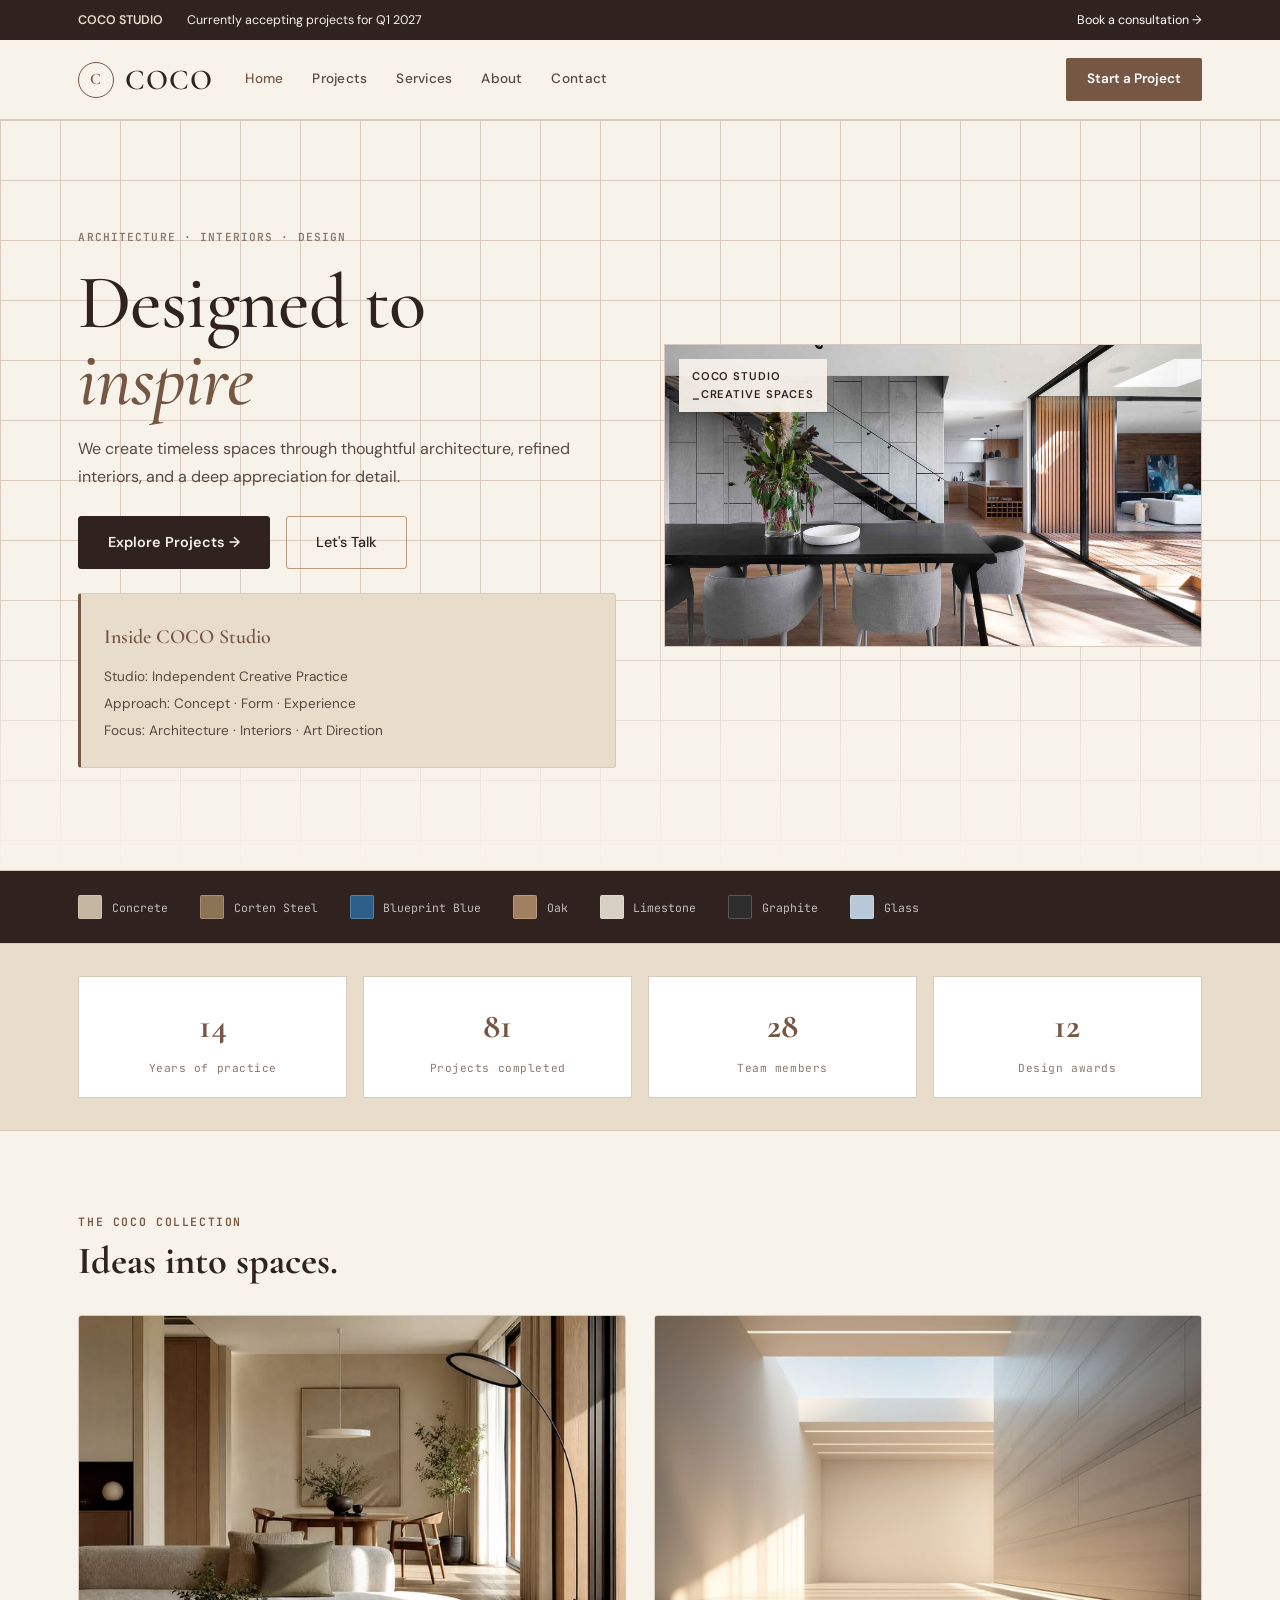
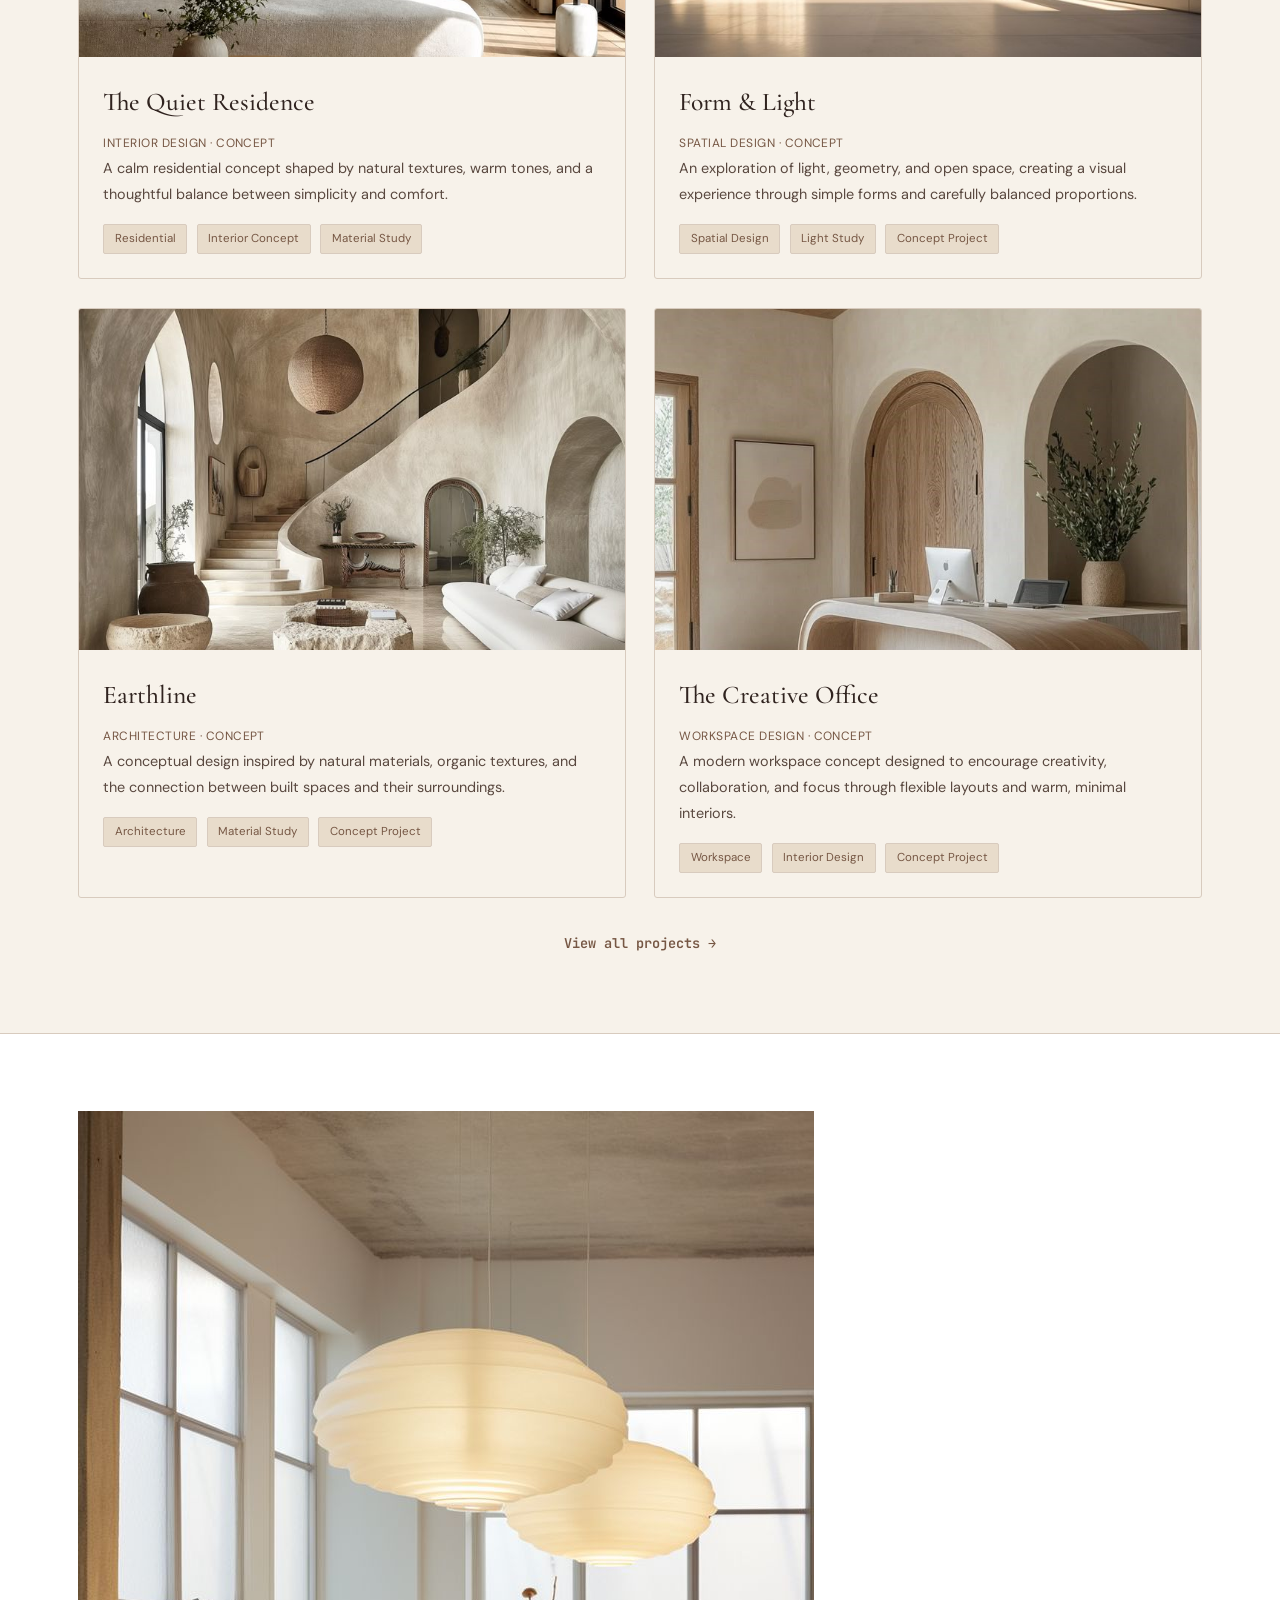
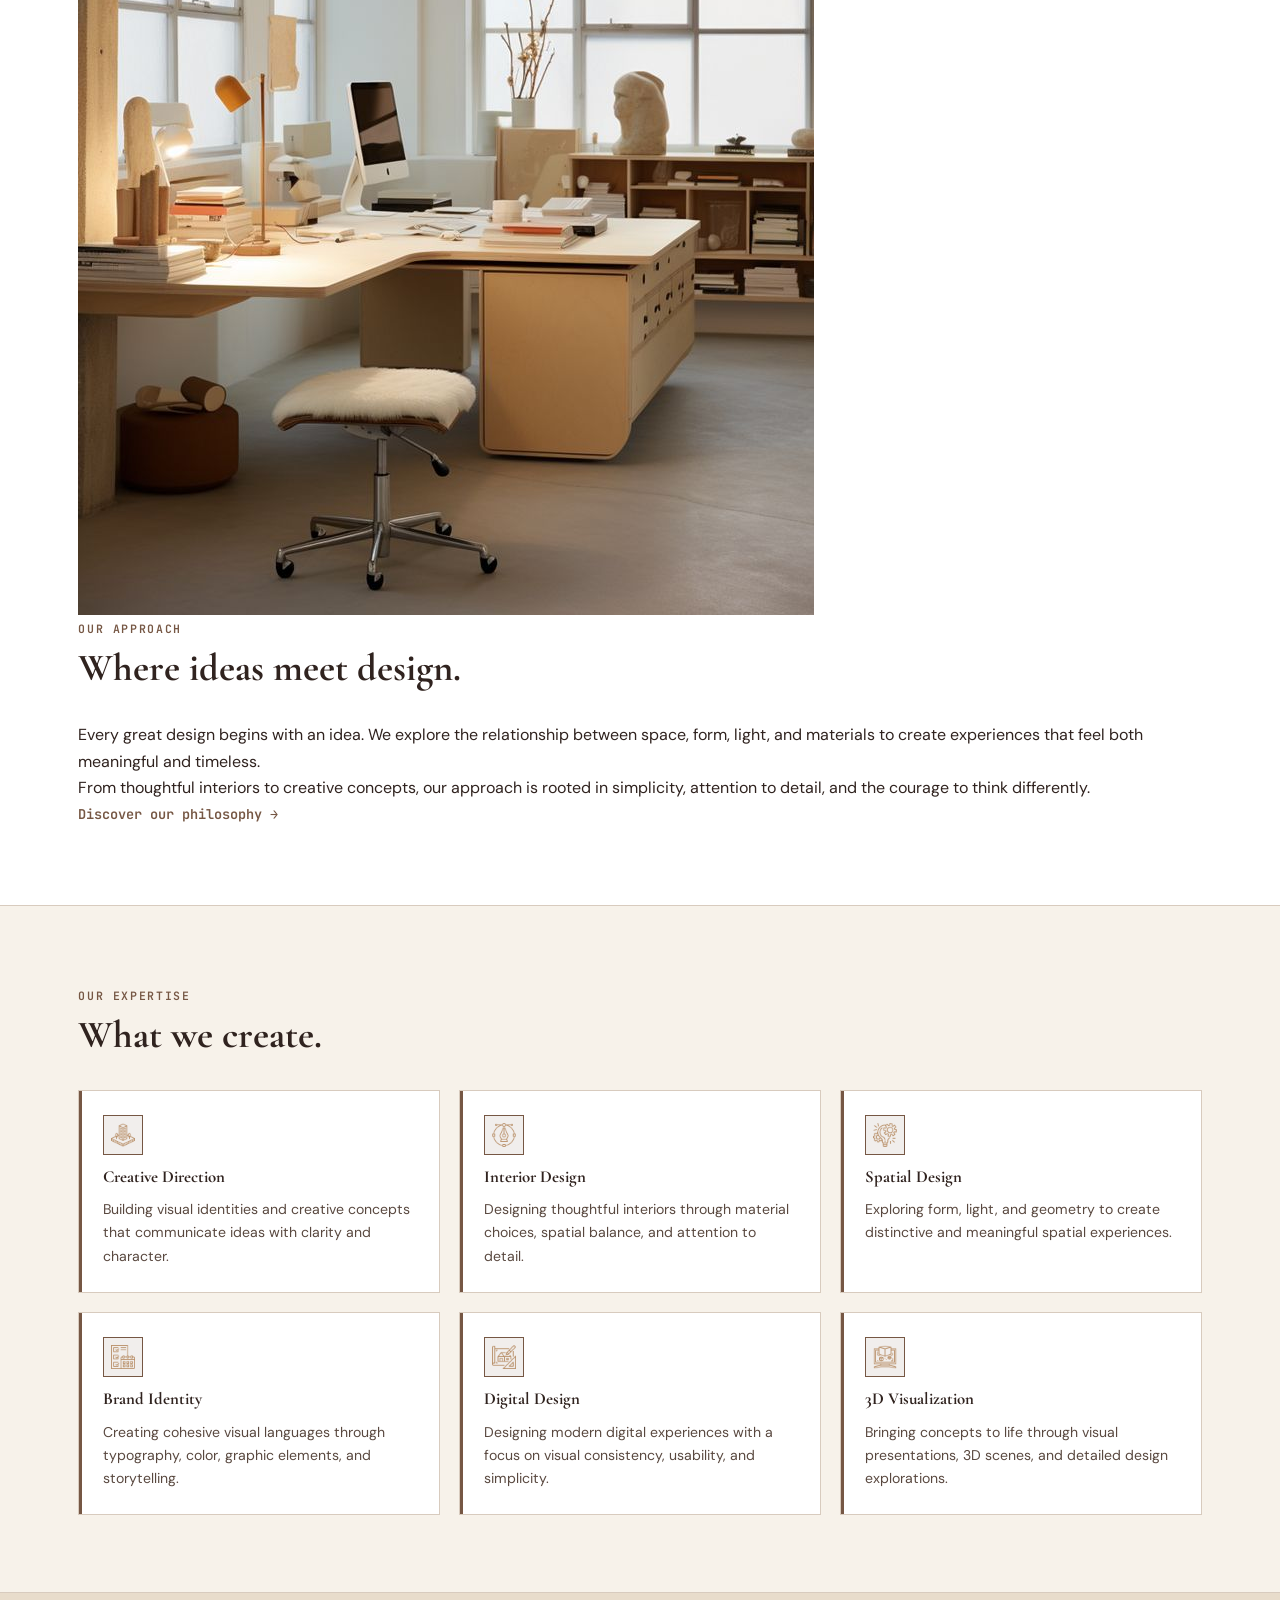
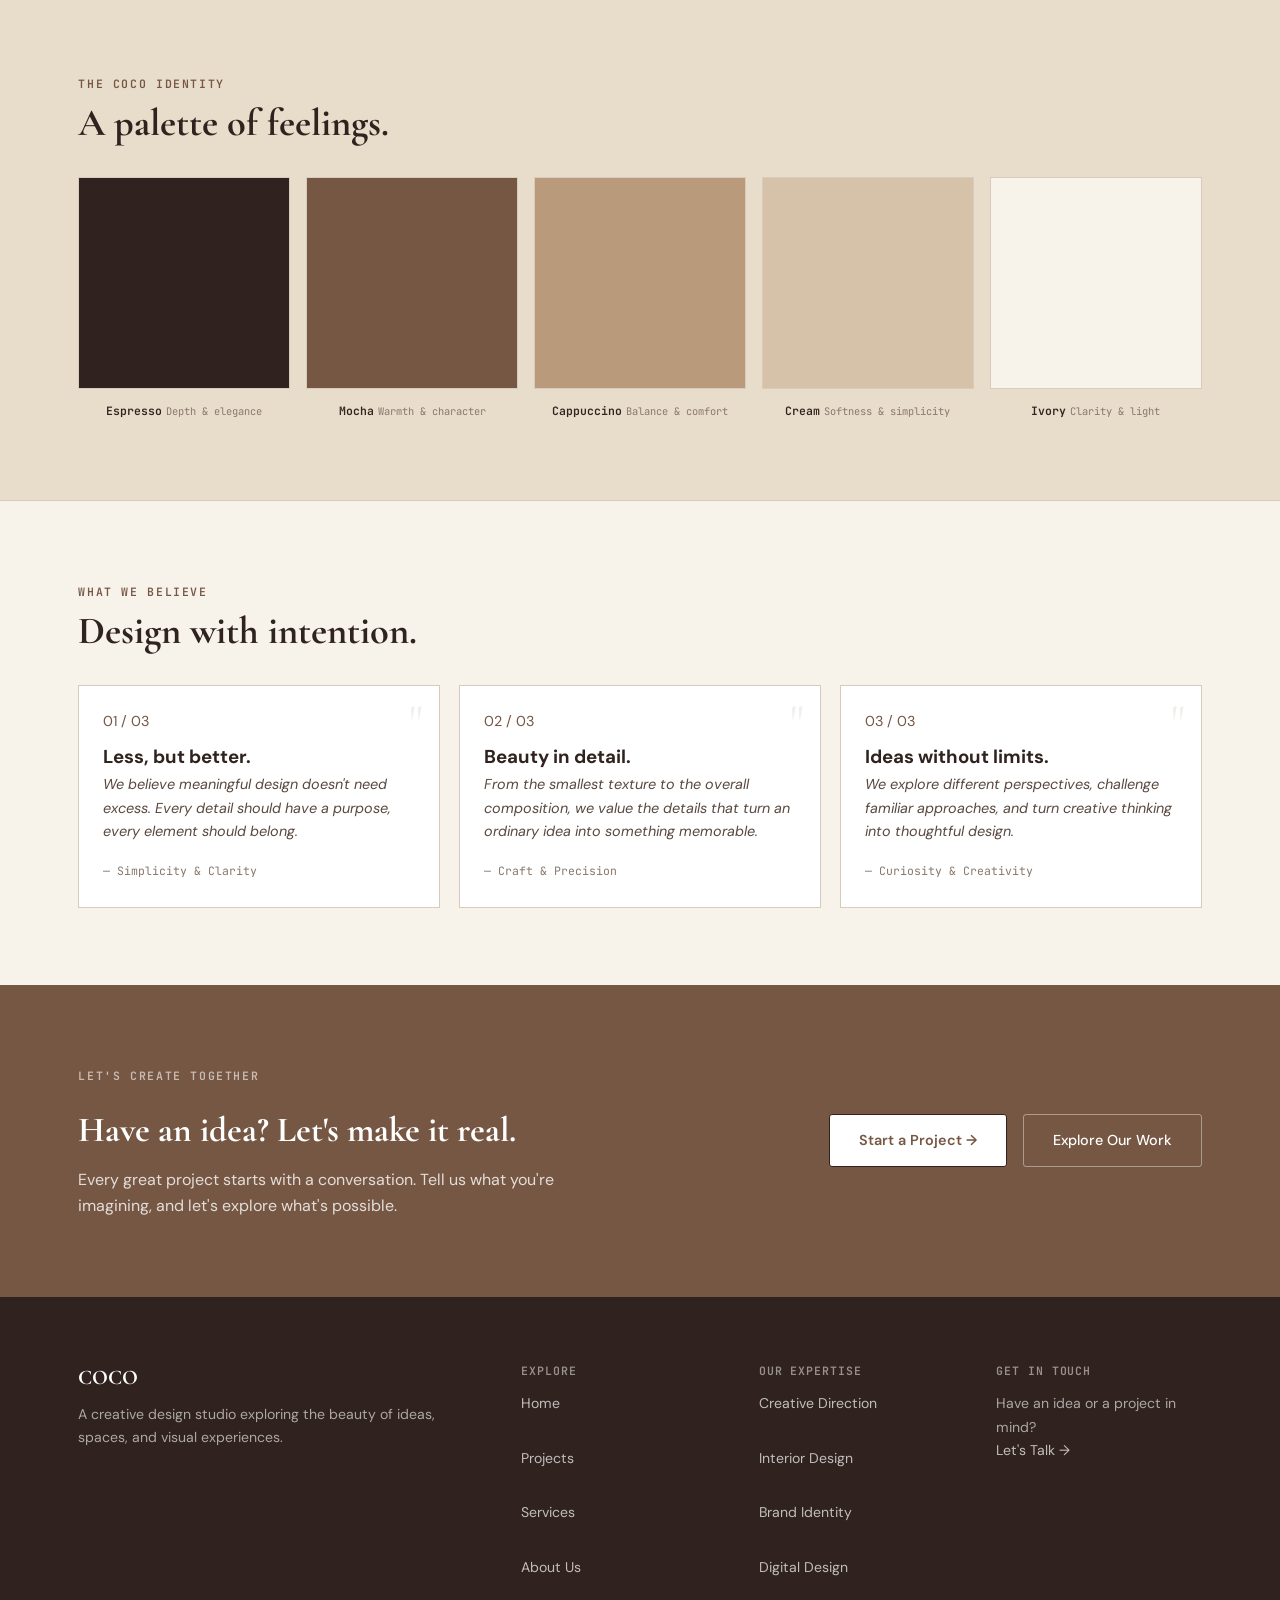
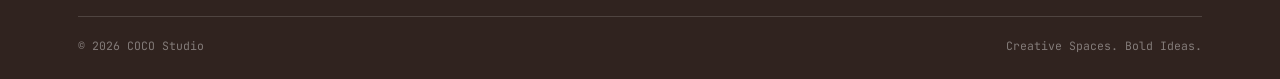
<file: index.html>
<!DOCTYPE html>
<html lang="en">

<head>
  <meta charset="UTF-8" />
  <meta name="viewport" content="width=device-width, initial-scale=1.0" />
  <title>COCO — Architecture &amp; Interior Design Studio</title>
  <meta name="description"
    content="VOSSEN designs spaces that endure — architecture, interiors, and master planning rooted in material honesty and spatial precision." />
  <link rel="preconnect" href="https://fonts.googleapis.com" />
  <link rel="preconnect" href="https://fonts.gstatic.com" crossorigin />
  <link
    href="https://fonts.googleapis.com/css2?family=Cormorant+Garamond:wght@400;500;600;700&family=DM+Sans:wght@400;500;600;700&family=JetBrains+Mono:wght@400;500;600;700&display=swap"
    rel="stylesheet" />
  <link
    href="https://fonts.googleapis.com/css2?family=Cormorant+Garamond:wght@400;500;600;700&family=DM+Sans:wght@400;500;600;700&family=JetBrains+Mono:wght@400;500;600;700&display=swap"
    rel="stylesheet" />
  <link rel="stylesheet" href="assets/css/base.css" />
</head>

<body>

  <!-- BLUEPRINT BAR -->
  <div class="blueprint-bar">
    <div class="container">
      <span class="live">COCO STUDIO</span>
      <span>Currently accepting projects for Q1 2027</span>
      <span class="spacer"></span>
      <a href="contact.html">Book a consultation →</a>
    </div>
  </div>

  <!-- HEADER -->
  <header class="sitehead">
    <div class="container">
      <a href="index.html" class="mark"><span class="glyph">C</span>COCO</a>
      <nav id="mainnav">
        <a href="index.html" class="active">Home</a>
        <a href="project.html">Projects</a>
        <a href="service.html">Services</a>
        <a href="about.html">About</a>
        <a href="contact.html">Contact</a>
      </nav>
      <a href="contact.html" class="cta">Start a Project</a>
      <button class="burger" id="burger" aria-label="Menu">☰</button>
    </div>
  </header>

  <!-- HERO ELEVATION -->
  <section class="hero-elevation">
    <div class="container">
      <div>
        <span class="eyebrow">Architecture · Interiors · Design</span>
        <h1>Designed to <span>inspire</span></h1>
        <p class="lead">We create timeless spaces through thoughtful architecture, refined interiors, and a deep
          appreciation for detail.</p>
        <div class="hero-actions">
          <a href="project.html" class="btn-primary">Explore Projects →</a>
          <a href="contact.html" class="btn-ghost">Let's Talk</a>
        </div>
        <div class="spec-box reveal">
          <span class="spec-label">Inside COCO Studio</span><br />
          Studio: Independent Creative Practice<br />
          Approach: Concept · Form · Experience<br />
          Focus: Architecture · Interiors · Art Direction
        </div>
      </div>
      <div class="hero-img reveal d1">
        <img src="assets/img/carousel-1.jpg" alt="COCO creative studio architectural design" />
      </div>
    </div>
  </section>

  <!-- MATERIAL STRIP -->
  <div class="material-strip">
    <div class="container">
      <div class="mat"><span class="swatch" style="background:#C4B5A0"></span>Concrete</div>
      <div class="mat"><span class="swatch" style="background:#8B7355"></span>Corten Steel</div>
      <div class="mat"><span class="swatch" style="background:#2C5F8A"></span>Blueprint Blue</div>
      <div class="mat"><span class="swatch" style="background:#A08060"></span>Oak</div>
      <div class="mat"><span class="swatch" style="background:#D8D0C4"></span>Limestone</div>
      <div class="mat"><span class="swatch" style="background:#2D2D2D"></span>Graphite</div>
      <div class="mat"><span class="swatch" style="background:#B8C8D8"></span>Glass</div>
    </div>
  </div>

  <!-- READOUTS -->
  <section class="readouts">
    <div class="container">
      <div class="cell reveal"><span class="per" data-count="14">0</span><span class="label">Years of practice</span>
      </div>
      <div class="cell reveal d1"><span class="per" data-count="86">0</span><span class="label">Projects
          completed</span></div>
      <div class="cell reveal d2"><span class="per" data-count="28">0</span><span class="label">Team members</span>
      </div>
      <div class="cell reveal d3"><span class="per" data-count="12">0</span><span class="label">Design awards</span>
      </div>
    </div>
  </section>

  <!-- FEATURED PROJECTS -->
  <section class="section">
    <div class="container">
      <span class="kicker">THE COCO COLLECTION</span>
      <h2>Ideas into <span>spaces.</span></h2>
      <div class="projects-grid">
        <div class="project-card reveal">
          <div class="media"><img src="assets/img/project-1.jpg" alt="The Quiet Residence - Interior Design Concept" /></div>
          <div class="body">
            <h3>The Quiet Residence</h3>
            <span class="location">INTERIOR DESIGN · CONCEPT</span>
            <p>A calm residential concept shaped by natural textures, warm tones, and a thoughtful balance between
              simplicity and comfort.</p>
            <div class="meta"><span>Residential</span>
              <span>Interior Concept</span>
              <span>Material Study</span>
            </div>
          </div>
        </div>
        <div class="project-card reveal d1">
          <div class="media"><img src="assets/img/project-2.jpg" alt="Form and Light - Spatial Design Concept" /></div>
          <div class="body">
            <h3>Form & Light</h3>
            <span class="location">SPATIAL DESIGN · CONCEPT</span>
            <p>An exploration of light, geometry, and open space, creating a visual experience through simple forms and
              carefully balanced proportions.</p>
            <div class="meta">
              <span>Spatial Design</span>
              <span>Light Study</span>
              <span>Concept Project</span>
            </div>
          </div>
        </div>
        <div class="project-card reveal d2">
          <div class="media"><img src="assets/img/project-3.jpg" alt="Earthline - Architecture Concept"
 /></div>
          <div class="body">
            <h3>Earthline</h3>
            <span class="location">ARCHITECTURE · CONCEPT</span>
            <p>A conceptual design inspired by natural materials, organic textures, and the connection between built
              spaces and their surroundings.</p>
            <div class="meta">
              <span>Architecture</span>
              <span>Material Study</span>
              <span>Concept Project</span>
            </div>
          </div>  
        </div>
        <div class="project-card reveal d3">
          <div class="media"><img src="assets/img/project-4.jpg" alt="The Creative Office - Workspace Design Concept" /></div>
          <div class="body">
            <h3>The Creative Office</h3>
            <span class="location">WORKSPACE DESIGN · CONCEPT</span>
            <p>A modern workspace concept designed to encourage creativity, collaboration, and focus through flexible
              layouts and warm, minimal interiors.</p>
            <div class="meta">
              <span>Workspace</span>
              <span>Interior Design</span>
              <span>Concept Project</span>
            </div>
          </div>
        </div>
      </div>
      <div style="text-align:center;margin-top:2rem">
        <a href="project.html" class="link">View all projects →</a>
      </div>
    </div>
  </section>


<!-- FEATURE SPLIT -->
<section class="section section--wash">
  <div class="container">
    
  
      <div class="frame reveal">
        <img src="assets/img/about-1.jpg" alt="COCO creative studio design approach" />
      </div>
      <div>
        <span class="kicker">OUR APPROACH</span>
        <h2>Where ideas meet <span>design.</span></h2>
        <p>Every great design begins with an idea. We explore the relationship between space, form, light, and materials to create experiences that feel both meaningful and timeless.</p>
        <p>From thoughtful interiors to creative concepts, our approach is rooted in simplicity, attention to detail, and the courage to think differently.</p>
        <a href="about.html" class="link">Discover our philosophy →</a>
      </div>
    </div>
  </div>
</section>


  
<!-- SERVICES -->
<section class="section">
  <div class="container">
    <span class="kicker">OUR EXPERTISE</span>
    <h2>What we <span>create.</span></h2>

    <div class="services-grid">

      <div class="service-card reveal">
        <div class="icon"><img src="assets/img/icon-1.png" alt="" /></div>
        <h3>Creative Direction</h3>
        <p>Building visual identities and creative concepts that communicate ideas with clarity and character.</p>
      </div>

      <div class="service-card reveal d1">
        <div class="icon"><img src="assets/img/icon-2.png" alt="" /></div>
        <h3>Interior Design</h3>
        <p>Designing thoughtful interiors through material choices, spatial balance, and attention to detail.</p>
      </div>

      <div class="service-card reveal d2">
        <div class="icon"><img src="assets/img/icon-3.png" alt="" /></div>
        <h3>Spatial Design</h3>
        <p>Exploring form, light, and geometry to create distinctive and meaningful spatial experiences.</p>
      </div>

      <div class="service-card reveal">
        <div class="icon"><img src="assets/img/icon-4.png" alt="" /></div>
        <h3>Brand Identity</h3>
        <p>Creating cohesive visual languages through typography, color, graphic elements, and storytelling.</p>
      </div>

      <div class="service-card reveal d1">
        <div class="icon"><img src="assets/img/icon-5.png" alt="" /></div>
        <h3>Digital Design</h3>
        <p>Designing modern digital experiences with a focus on visual consistency, usability, and simplicity.</p>
      </div>

      <div class="service-card reveal d2">
        <div class="icon"><img src="assets/img/icon-6.png" alt="" /></div>
        <h3>3D Visualization</h3>
        <p>Bringing concepts to life through visual presentations, 3D scenes, and detailed design explorations.</p>
      </div>

    </div>
  </div>
</section>

  
<!-- COCO COLOR PALETTE -->
<section class="section section--surface">
  <div class="container">
    <span class="kicker">THE COCO IDENTITY</span>
    <h2>A palette of <span>feelings.</span></h2>

    <div class="material-grid">

      <div class="material-chip reveal">
        <div class="swatch" style="background:#30231F"></div>
        <span class="name">Espresso</span>
        <span class="desc">Depth & elegance</span>
      </div>

      <div class="material-chip reveal d1">
        <div class="swatch" style="background:#765744"></div>
        <span class="name">Mocha</span>
        <span class="desc">Warmth & character</span>
      </div>

      <div class="material-chip reveal d2">
        <div class="swatch" style="background:#B99A7B"></div>
        <span class="name">Cappuccino</span>
        <span class="desc">Balance & comfort</span>
      </div>

      <div class="material-chip reveal d3">
        <div class="swatch" style="background:#D6C2A8"></div>
        <span class="name">Cream</span>
        <span class="desc">Softness & simplicity</span>
      </div>

      <div class="material-chip reveal">
        <div class="swatch" style="background:#F7F2EA"></div>
        <span class="name">Ivory</span>
        <span class="desc">Clarity & light</span>
      </div>

    </div>
  </div>
</section>


<!-- DESIGN PHILOSOPHY -->
<section class="section">
  <div class="container">
    <span class="kicker">WHAT WE BELIEVE</span>
    <h2>Design with <span>intention.</span></h2>

    <div class="testimonials-grid">

      <div class="testimonial reveal">
        <div class="stars">01 / 03</div>
        <h3>Less, but better.</h3>
        <p>We believe meaningful design doesn't need excess. Every detail should have a purpose, every element should belong.</p>
        <span class="label">— Simplicity & Clarity</span>
      </div>

      <div class="testimonial reveal d1">
        <div class="stars">02 / 03</div>
        <h3>Beauty in detail.</h3>
        <p>From the smallest texture to the overall composition, we value the details that turn an ordinary idea into something memorable.</p>
        <span class="label">— Craft & Precision</span>
      </div>

      <div class="testimonial reveal d2">
        <div class="stars">03 / 03</div>
        <h3>Ideas without limits.</h3>
        <p>We explore different perspectives, challenge familiar approaches, and turn creative thinking into thoughtful design.</p>
        <span class="label">— Curiosity & Creativity</span>
      </div>

    </div>
  </div>
</section>


<!-- CTA -->
<section class="cta-band">
  <div class="container">
    <div>
      <span class="kicker">LET'S CREATE TOGETHER</span>
      <h2>Have an idea? Let's make it <span>real.</span></h2>
      <p>Every great project starts with a conversation. Tell us what you're imagining, and let's explore what's possible.</p>
    </div>
    <div class="actions">
      <a href="contact.html" class="btn-primary">Start a Project →</a>
      <a href="project.html" class="btn-ghost">Explore Our Work</a>
    </div>
  </div>
</section>


 
<!-- FOOTER -->
<footer class="footer">
  <div class="container">
    <div class="footer-grid">

      <div>
        <div class="brand">COCO</div>
        <p>A creative design studio exploring the beauty of ideas, spaces, and visual experiences.</p>
      </div>

      <div>
        <h4>Explore</h4>
        <a href="index.html">Home</a><br />
        <a href="project.html">Projects</a><br />
        <a href="service.html">Services</a><br />
        <a href="about.html">About Us</a>
      </div>

      <div>
        <h4>Our Expertise</h4>
        <a href="service.html">Creative Direction</a><br />
        <a href="service.html">Interior Design</a><br />
        <a href="service.html">Brand Identity</a><br />
        <a href="service.html">Digital Design</a>
      </div>

      <div>
        <h4>Get in Touch</h4>
        <p>Have an idea or a project in mind?</p>
        <a href="contact.html">Let's Talk →</a>
      </div>

    </div>

    <div class="base">
      <span>© <span data-year></span> COCO Studio</span>
      <span>Creative Spaces. Bold Ideas.</span>
    </div>

  </div>
</footer>

<script src="assets/js/main.js"></script>
</body>
</html>
</file>
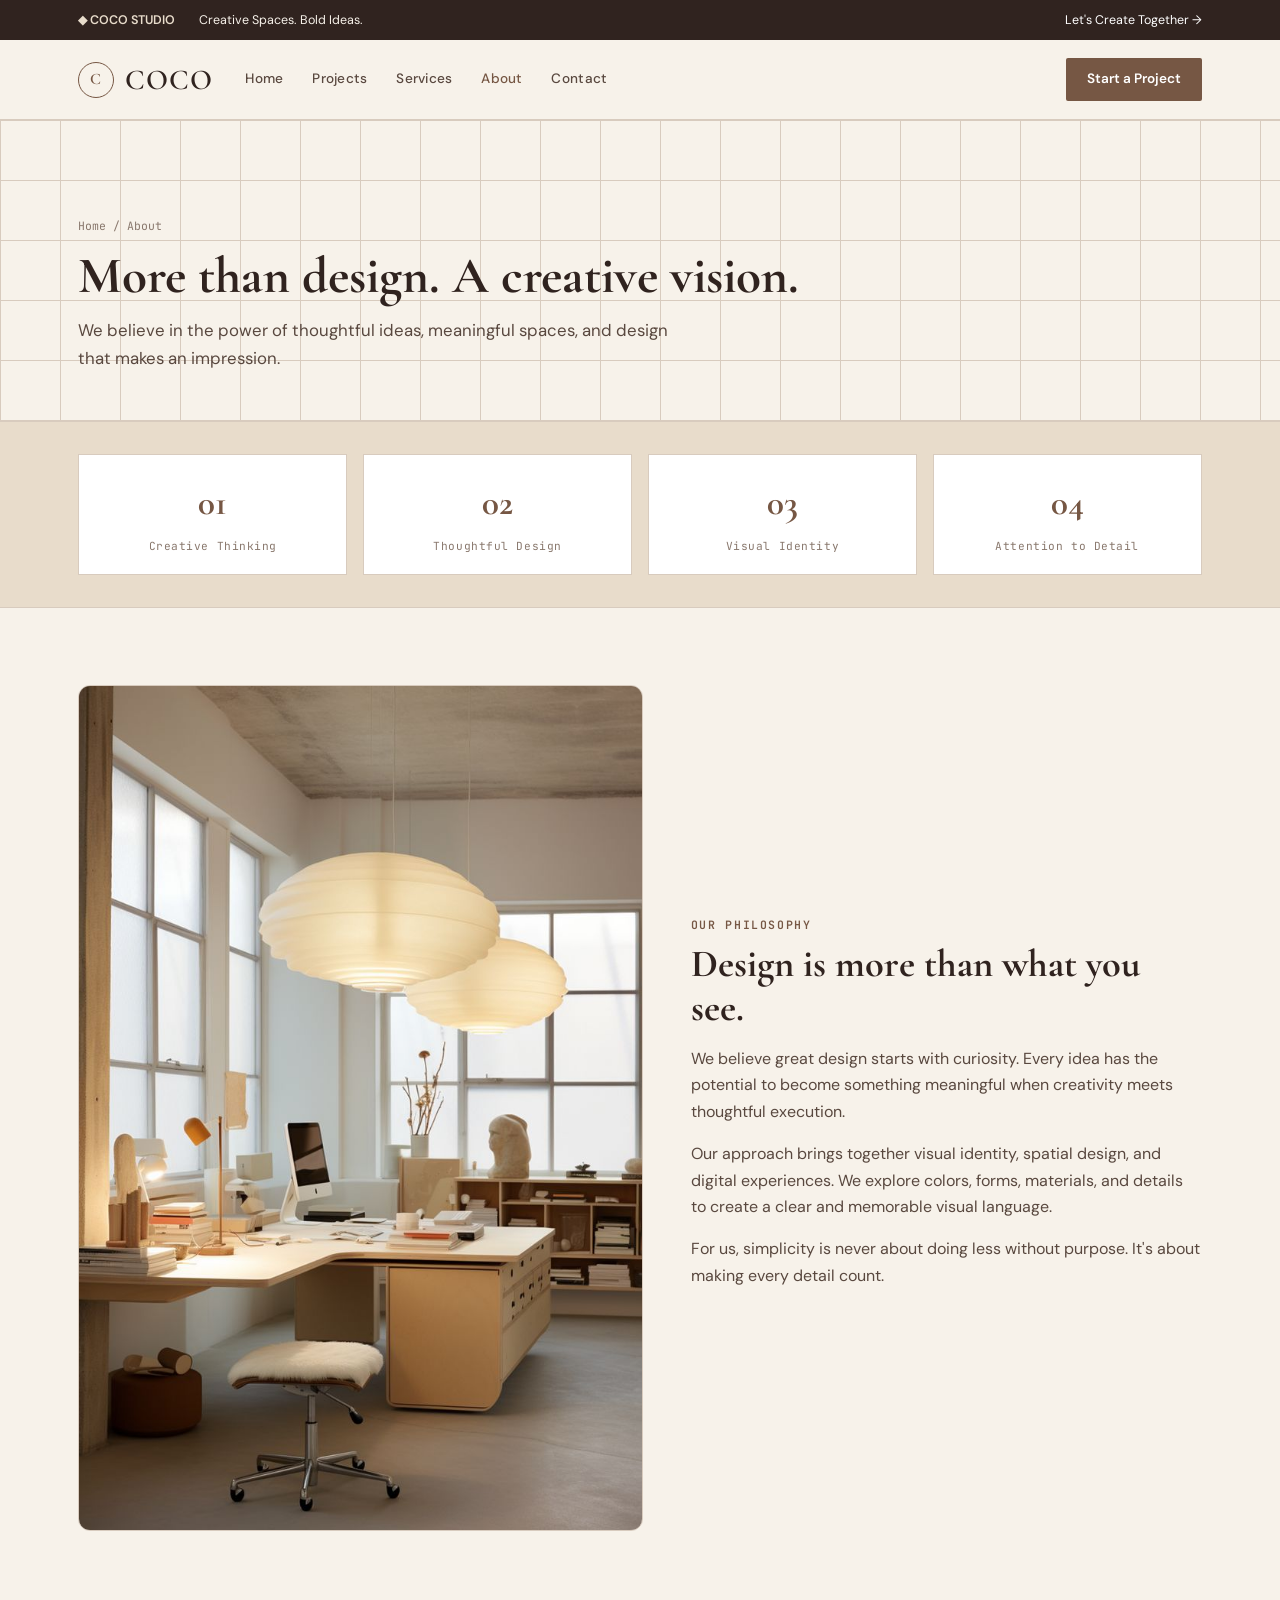
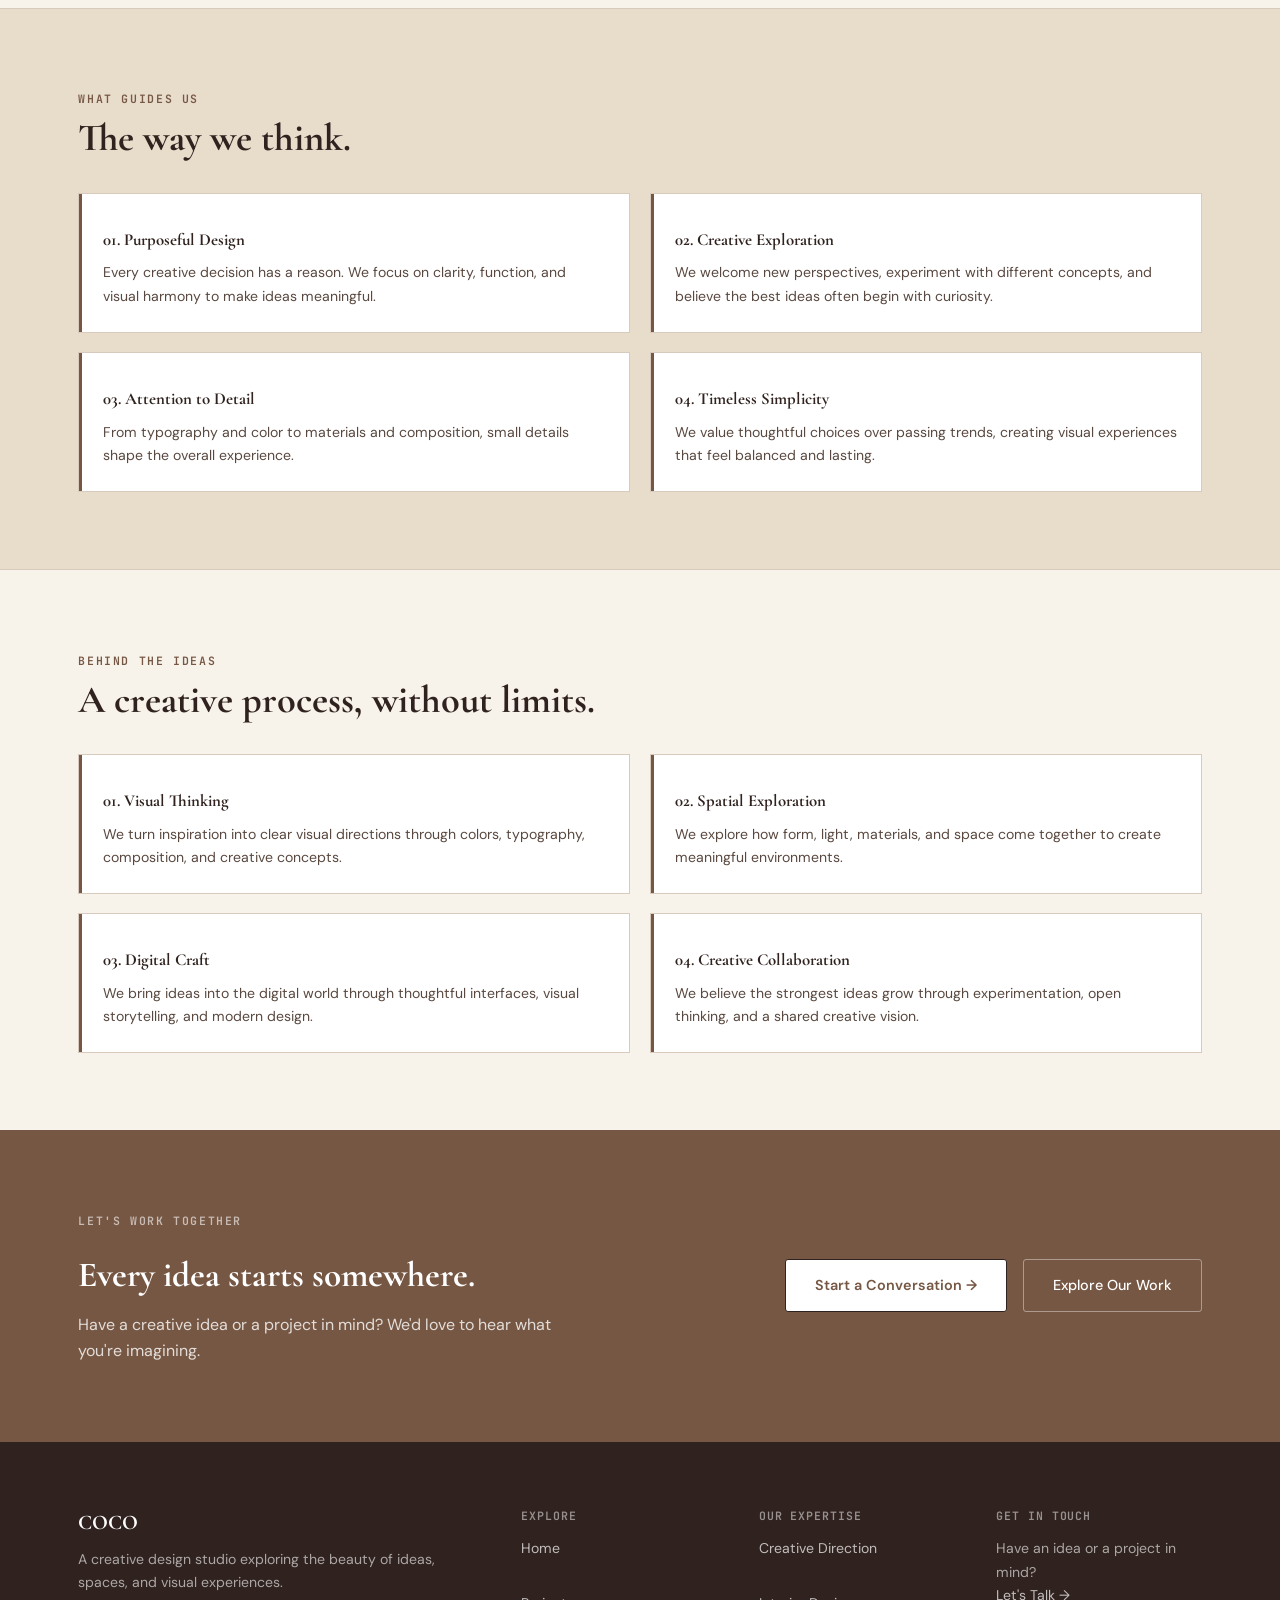
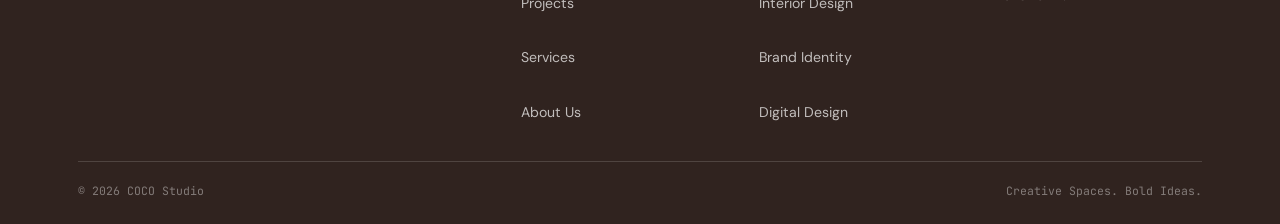
<file: about.html>
<!DOCTYPE html>
<html lang="en">

<head>
  <meta charset="UTF-8" />
  <meta name="viewport" content="width=device-width, initial-scale=1.0" />
  <title>About COCO — Creative Design Studio</title>
  <meta name="description" content="Discover COCO's creative philosophy, design approach, and vision." />

  <link rel="preconnect" href="https://fonts.googleapis.com" />
  <link rel="preconnect" href="https://fonts.gstatic.com" crossorigin />
  <link href="https://fonts.googleapis.com/css2?family=Cormorant+Garamond:wght@400;500;600;700&family=DM+Sans:wght@400;500;600;700&family=JetBrains+Mono:wght@400;500;600;700&display=swap" rel="stylesheet" />

  <link rel="stylesheet" href="assets/css/base.css" />
</head>

<body>

  <div class="blueprint-bar">
  <div class="container">
    <span class="live">◆ COCO STUDIO</span>
    <span>Creative Spaces. Bold Ideas.</span>
    <span class="spacer"></span>
    <a href="contact.html">Let's Create Together →</a>
  </div>
</div>

<header class="sitehead">
  <div class="container">
    <a href="index.html" class="mark">
      <span class="glyph">C</span>COCO
    </a>

    <nav id="mainnav">
      <a href="index.html">Home</a>
      <a href="project.html">Projects</a>
      <a href="service.html">Services</a>
      <a href="about.html" class="active">About</a>
      <a href="contact.html">Contact</a>
    </nav>

    <a href="contact.html" class="cta">Start a Project</a>
    <button class="burger" id="burger" aria-label="Menu">☰</button>
  </div>
</header>

<section class="page-head">
  <div class="container">
    <span class="crumb"><a href="index.html">Home</a> / About</span>
    <h1>More than design. <span>A creative vision.</span></h1>
    <p>We believe in the power of thoughtful ideas, meaningful spaces, and design that makes an impression.</p>
  </div>
</section>

 
<!-- COCO VALUES -->
<section class="readouts">
  <div class="container">
    <div class="cell reveal">
      <span class="per">01</span>
      <span class="label">Creative Thinking</span>
    </div>

    <div class="cell reveal d1">
      <span class="per">02</span>
      <span class="label">Thoughtful Design</span>
    </div>

    <div class="cell reveal d2">
      <span class="per">03</span>
      <span class="label">Visual Identity</span>
    </div>

    <div class="cell reveal d3">
      <span class="per">04</span>
      <span class="label">Attention to Detail</span>
    </div>
  </div>
</section>



<!-- COCO PHILOSOPHY -->
<section class="section">
  <div class="container">
    <div class="feature">
      <div class="frame reveal">
        <img src="assets/img/about-1.jpg" alt="COCO creative design philosophy" />
      </div>

      <div>
        <span class="kicker">OUR PHILOSOPHY</span>
        <h2>Design is more than what you <span>see.</span></h2>

        <p>We believe great design starts with curiosity. Every idea has the potential to become something meaningful when creativity meets thoughtful execution.</p>

        <p>Our approach brings together visual identity, spatial design, and digital experiences. We explore colors, forms, materials, and details to create a clear and memorable visual language.</p>

        <p>For us, simplicity is never about doing less without purpose. It's about making every detail count.</p>
      </div>
    </div>
  </div>
</section>



<!-- OUR PRINCIPLES -->
<section class="section section--surface">
  <div class="container">
    <span class="kicker">WHAT GUIDES US</span>
    <h2>The way we <span>think.</span></h2>

    <div class="services-grid" style="grid-template-columns:repeat(2,1fr)">

      <div class="service-card reveal">
        <h3>01. Purposeful Design</h3>
        <p>Every creative decision has a reason. We focus on clarity, function, and visual harmony to make ideas meaningful.</p>
      </div>

      <div class="service-card reveal d1">
        <h3>02. Creative Exploration</h3>
        <p>We welcome new perspectives, experiment with different concepts, and believe the best ideas often begin with curiosity.</p>
      </div>

      <div class="service-card reveal d2">
        <h3>03. Attention to Detail</h3>
        <p>From typography and color to materials and composition, small details shape the overall experience.</p>
      </div>

      <div class="service-card reveal d3">
        <h3>04. Timeless Simplicity</h3>
        <p>We value thoughtful choices over passing trends, creating visual experiences that feel balanced and lasting.</p>
      </div>

    </div>
  </div>
</section>


<!-- OUR CREATIVE PROCESS -->
<section class="section">
  <div class="container">
    <span class="kicker">BEHIND THE IDEAS</span>
    <h2>A creative process, <span>without limits.</span></h2>

    <div class="services-grid" style="grid-template-columns:repeat(2,1fr)">

      <div class="service-card reveal">
        <h3>01. Visual Thinking</h3>
        <p>We turn inspiration into clear visual directions through colors, typography, composition, and creative concepts.</p>
      </div>

      <div class="service-card reveal d1">
        <h3>02. Spatial Exploration</h3>
        <p>We explore how form, light, materials, and space come together to create meaningful environments.</p>
      </div>

      <div class="service-card reveal d2">
        <h3>03. Digital Craft</h3>
        <p>We bring ideas into the digital world through thoughtful interfaces, visual storytelling, and modern design.</p>
      </div>

      <div class="service-card reveal d3">
        <h3>04. Creative Collaboration</h3>
        <p>We believe the strongest ideas grow through experimentation, open thinking, and a shared creative vision.</p>
      </div>

    </div>
  </div>
</section>

  <!-- COCO CTA -->
<section class="cta-band">
  <div class="container">
    <div>
      <span class="kicker">LET'S WORK TOGETHER</span>
      <h2>Every idea starts <span>somewhere.</span></h2>
      <p>Have a creative idea or a project in mind? We'd love to hear what you're imagining.</p>
    </div>
    <div class="actions">
      <a href="contact.html" class="btn-primary">Start a Conversation →</a>
      <a href="project.html" class="btn-ghost">Explore Our Work</a>
    </div>
  </div>
</section>

<!-- FOOTER -->
<footer class="footer">
  <div class="container">
    <div class="footer-grid">

      <div>
        <div class="brand">COCO</div>
        <p>A creative design studio exploring the beauty of ideas, spaces, and visual experiences.</p>
      </div>

      <div>
        <h4>Explore</h4>
        <a href="index.html">Home</a><br />
        <a href="project.html">Projects</a><br />
        <a href="service.html">Services</a><br />
        <a href="about.html">About Us</a>
      </div>

      <div>
        <h4>Our Expertise</h4>
        <a href="service.html">Creative Direction</a><br />
        <a href="service.html">Interior Design</a><br />
        <a href="service.html">Brand Identity</a><br />
        <a href="service.html">Digital Design</a>
      </div>

      <div>
        <h4>Get in Touch</h4>
        <p>Have an idea or a project in mind?</p>
        <a href="contact.html">Let's Talk →</a>
      </div>

    </div>

    <div class="base">
      <span>© <span data-year></span> COCO Studio</span>
      <span>Creative Spaces. Bold Ideas.</span>
    </div>
  </div>
</footer>
  <script src="assets/js/main.js"></script>
</body>
</html>
</file>
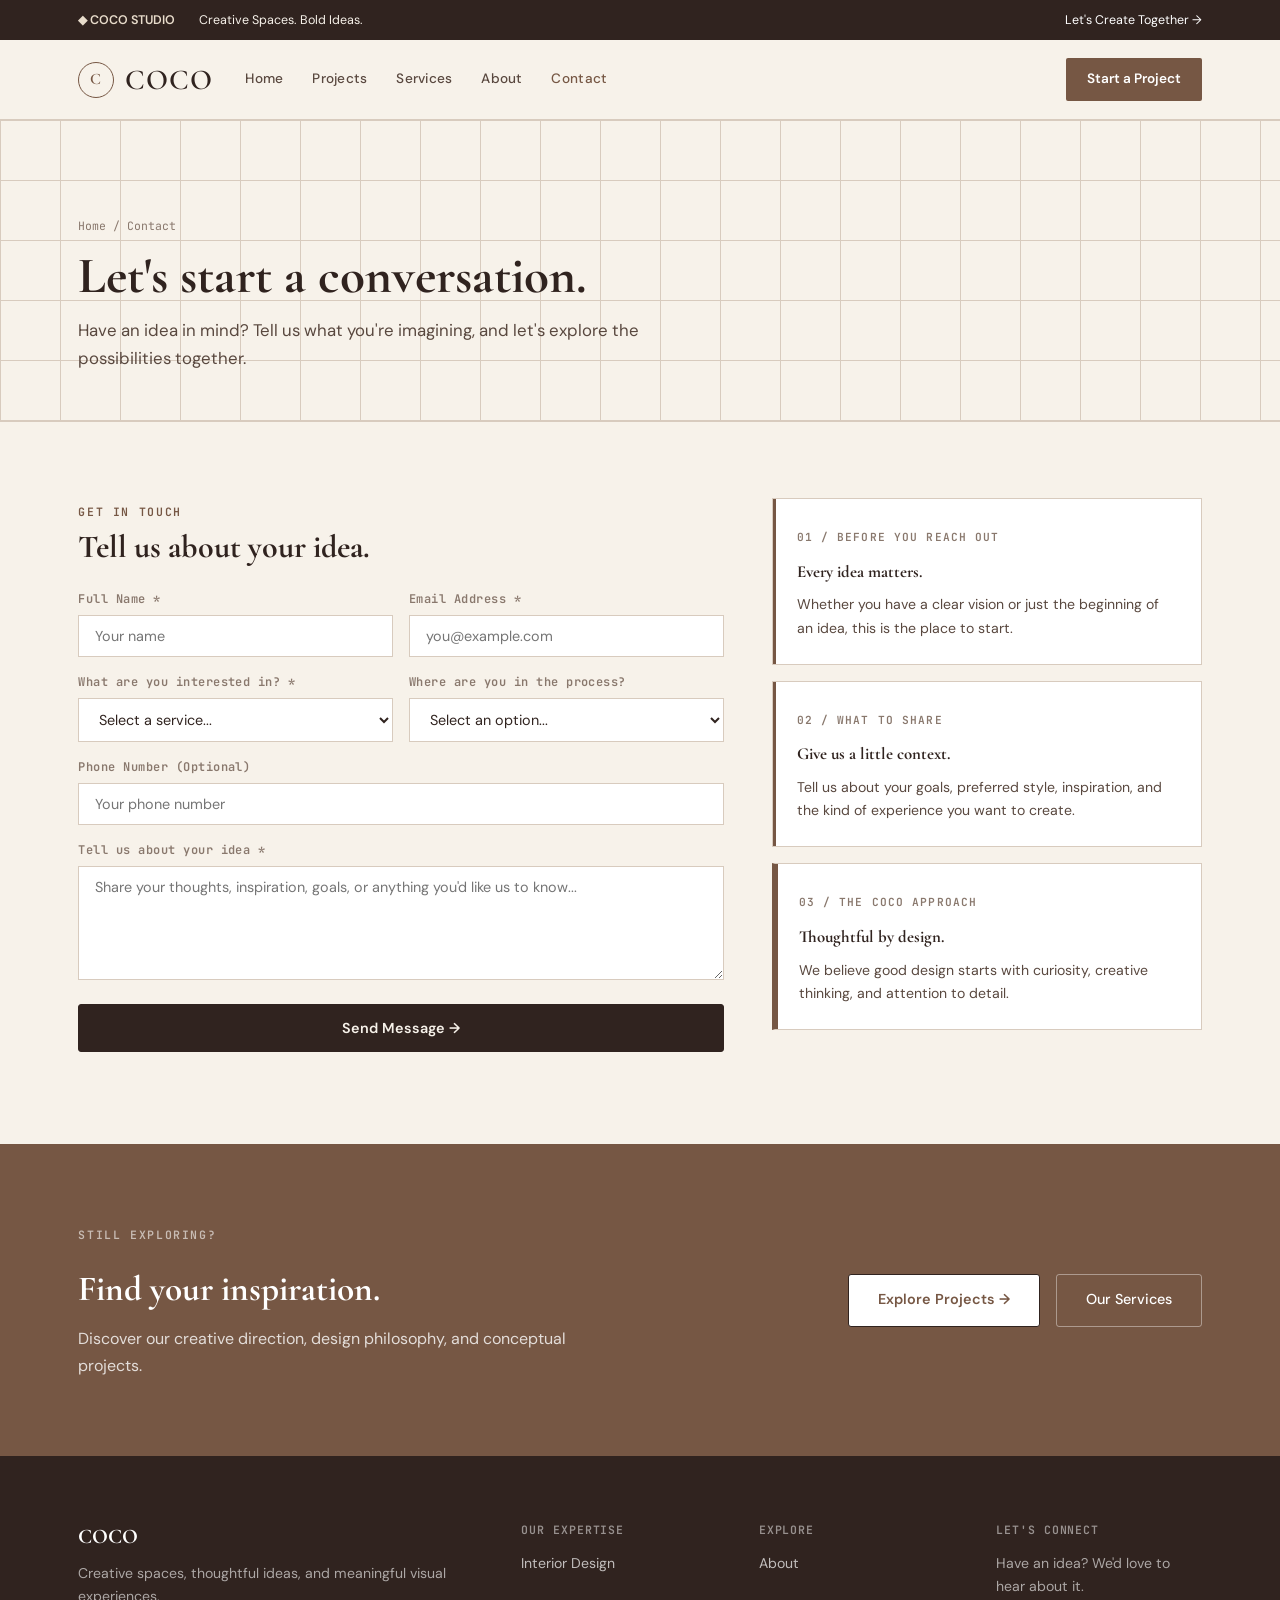
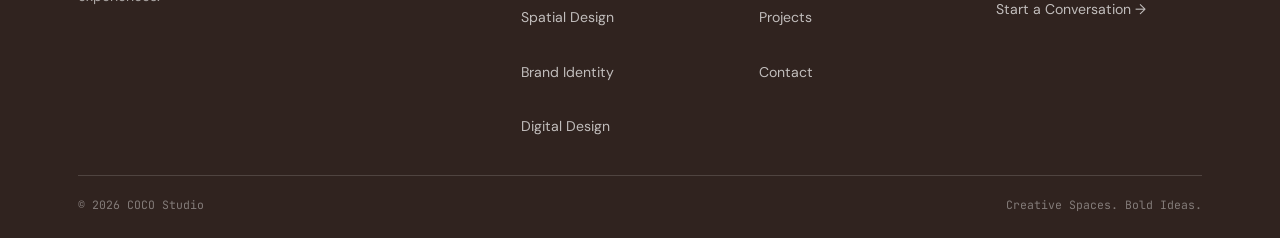
<file: contact.html>
<!DOCTYPE html>
<html lang="en">
<head>
  <meta charset="UTF-8" />
  <meta name="viewport" content="width=device-width, initial-scale=1.0" />

  <title>Contact — COCO Creative Studio</title>
  <meta name="description" content="Get in touch with COCO Creative Studio. Let's turn your creative ideas into meaningful experiences." />

  <link rel="preconnect" href="https://fonts.googleapis.com" />
  <link rel="preconnect" href="https://fonts.gstatic.com" crossorigin />

  <link href="https://fonts.googleapis.com/css2?family=Cormorant+Garamond:wght@400;500;600;700&family=DM+Sans:wght@400;500;600;700&family=JetBrains+Mono:wght@400;500;600;700&display=swap" rel="stylesheet" />

  <link rel="stylesheet" href="assets/css/base.css" />
</head>
<body>

<div class="blueprint-bar">
  <div class="container">
    <span class="live">◆ COCO STUDIO</span>
    <span>Creative Spaces. Bold Ideas.</span>
    <span class="spacer"></span>
    <a href="contact.html">Let's Create Together →</a>
  </div>
</div>

<header class="sitehead">
  <div class="container">
    <a href="index.html" class="mark">
      <span class="glyph">C</span>COCO
    </a>

    <nav id="mainnav">
      <a href="index.html">Home</a>
      <a href="project.html">Projects</a>
      <a href="service.html">Services</a>
      <a href="about.html">About</a>
      <a href="contact.html" class="active">Contact</a>
    </nav>

    <a href="contact.html" class="cta">Start a Project</a>

    <button class="burger" id="burger" aria-label="Menu">☰</button>
  </div>
</header>


<!-- PAGE HEAD -->
<section class="page-head">
  <div class="container">
    <span class="crumb"><a href="index.html">Home</a> / Contact</span>
    <h1>Let's start <span>a conversation.</span></h1>
    <p>Have an idea in mind? Tell us what you're imagining, and let's explore the possibilities together.</p>
  </div>
</section>

<!-- CONTACT SECTION -->
<section class="section">
  <div class="container">
    <div class="contact-grid">

      <!-- CONTACT FORM -->
      <div>
        <span class="kicker">GET IN TOUCH</span>
        <h2 style="font-size:2rem;margin-bottom:1.5rem">Tell us about your idea.</h2>

        <form id="contactform" novalidate>

          <div class="form-row">
            <div class="field">
              <label for="name">Full Name *</label>
              <input type="text" id="name" name="name" required placeholder="Your name" />
              <span class="error" id="err-name"></span>
            </div>

            <div class="field">
              <label for="email">Email Address *</label>
              <input type="email" id="email" name="email" required placeholder="you@example.com" />
              <span class="error" id="err-email"></span>
            </div>
          </div>

          <div class="form-row">
            <div class="field">
              <label for="project_type">What are you interested in? *</label>
              <select id="project_type" name="project_type" required>
                <option value="">Select a service...</option>
                <option value="creative-direction">Creative Direction</option>
                <option value="interior-design">Interior Design</option>
                <option value="spatial-design">Spatial Design</option>
                <option value="brand-identity">Brand Identity</option>
                <option value="digital-design">Digital Design</option>
                <option value="3d-visualization">3D Visualization</option>
                <option value="other">Something Else</option>
              </select>
              <span class="error" id="err-project_type"></span>
            </div>

            <div class="field">
              <label for="timeline">Where are you in the process?</label>
              <select id="timeline" name="timeline">
                <option value="">Select an option...</option>
                <option value="exploring">Just exploring ideas</option>
                <option value="planning">Planning a project</option>
                <option value="ready">Ready to discuss a concept</option>
                <option value="other">Not sure yet</option>
              </select>
            </div>
          </div>

          <div class="field">
            <label for="phone">Phone Number (Optional)</label>
            <input type="tel" id="phone" name="phone" placeholder="Your phone number" />
          </div>

          <div class="field" style="margin-top:1rem">
            <label for="message">Tell us about your idea *</label>
            <textarea id="message" name="message" rows="5" required placeholder="Share your thoughts, inspiration, goals, or anything you'd like us to know..."></textarea>
            <span class="error" id="err-message"></span>
          </div>

          <div class="field" style="margin-top:1rem">
            <button type="submit" class="btn-primary" style="width:100%">
              Send Message →
            </button>
          </div>

          <div id="form-success" style="display:none;padding:1rem;margin-top:1rem;background:var(--blueprint);color:#fff;font-family:var(--font-mono);font-size:.85rem;border:1px solid var(--blueprint)">
            Thank you! This form is currently a preview and is not connected to an inbox yet.
          </div>

        </form>
      </div>

      <!-- CONTACT INFORMATION -->
      <div>

        <div class="service-card reveal">
          <span class="eyebrow">01 / BEFORE YOU REACH OUT</span>
          <h3>Every idea matters.</h3>
          <p style="margin-top:.5rem">
            Whether you have a clear vision or just the beginning of an idea,
            this is the place to start.
          </p>
        </div>

        <div class="service-card reveal d1" style="margin-top:1rem">
          <span class="eyebrow">02 / WHAT TO SHARE</span>
          <h3>Give us a little context.</h3>
          <p style="margin-top:.5rem">
            Tell us about your goals, preferred style, inspiration,
            and the kind of experience you want to create.
          </p>
        </div>

        <div class="service-card reveal d2" style="margin-top:1rem;border-left:3px solid var(--blueprint)">
          <span class="eyebrow">03 / THE COCO APPROACH</span>
          <h3>Thoughtful by design.</h3>
          <p style="margin-top:.5rem">
            We believe good design starts with curiosity,
            creative thinking, and attention to detail.
          </p>
        </div>

      </div>
    </div>
  </div>
</section>

<!-- CTA -->
<section class="cta-band">
  <div class="container">
    <div>
      <span class="kicker">STILL EXPLORING?</span>
      <h2>Find your <span>inspiration.</span></h2>
      <p>Discover our creative direction, design philosophy, and conceptual projects.</p>
    </div>

    <div class="actions">
      <a href="project.html" class="btn-primary">Explore Projects →</a>
      <a href="service.html" class="btn-ghost">Our Services</a>
    </div>
  </div>
</section>

<!-- FOOTER -->
<footer class="footer">
  <div class="container">
    <div class="footer-grid">

      <div>
        <div class="brand">COCO</div>
        <p>Creative spaces, thoughtful ideas, and meaningful visual experiences.</p>
      </div>

      <div>
        <h4>Our Expertise</h4>
        <a href="service.html">Interior Design</a><br />
        <a href="service.html">Spatial Design</a><br />
        <a href="service.html">Brand Identity</a><br />
        <a href="service.html">Digital Design</a>
      </div>

      <div>
        <h4>Explore</h4>
        <a href="about.html">About</a><br />
        <a href="project.html">Projects</a><br />
        <a href="contact.html">Contact</a>
      </div>

      <div>
        <h4>Let's Connect</h4>
        <p>Have an idea? We'd love to hear about it.</p>
        <a href="contact.html">Start a Conversation →</a>
      </div>

    </div>

    <div class="base">
      <span>© <span data-year></span> COCO Studio</span>
      <span>Creative Spaces. Bold Ideas.</span>
    </div>
  </div>
</footer>

<script src="assets/js/main.js"></script>
</body>
</html>
</file>
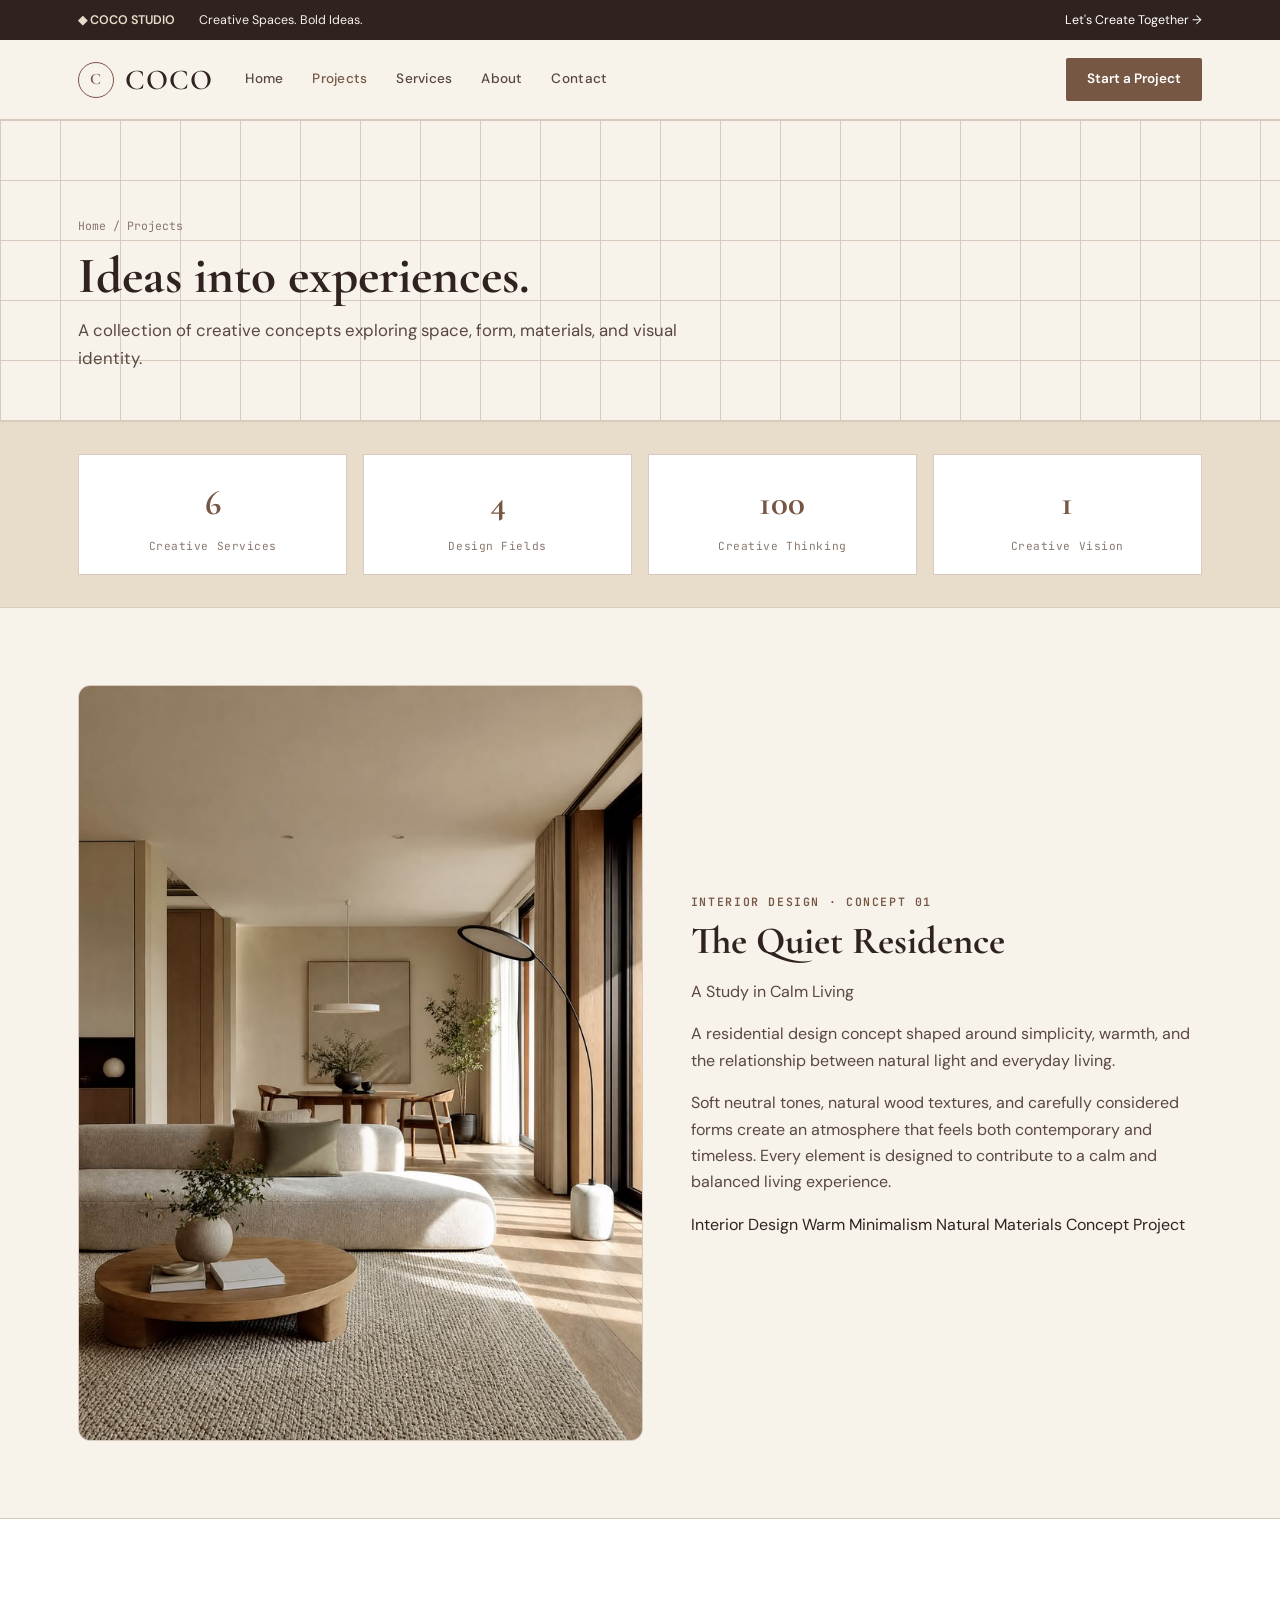
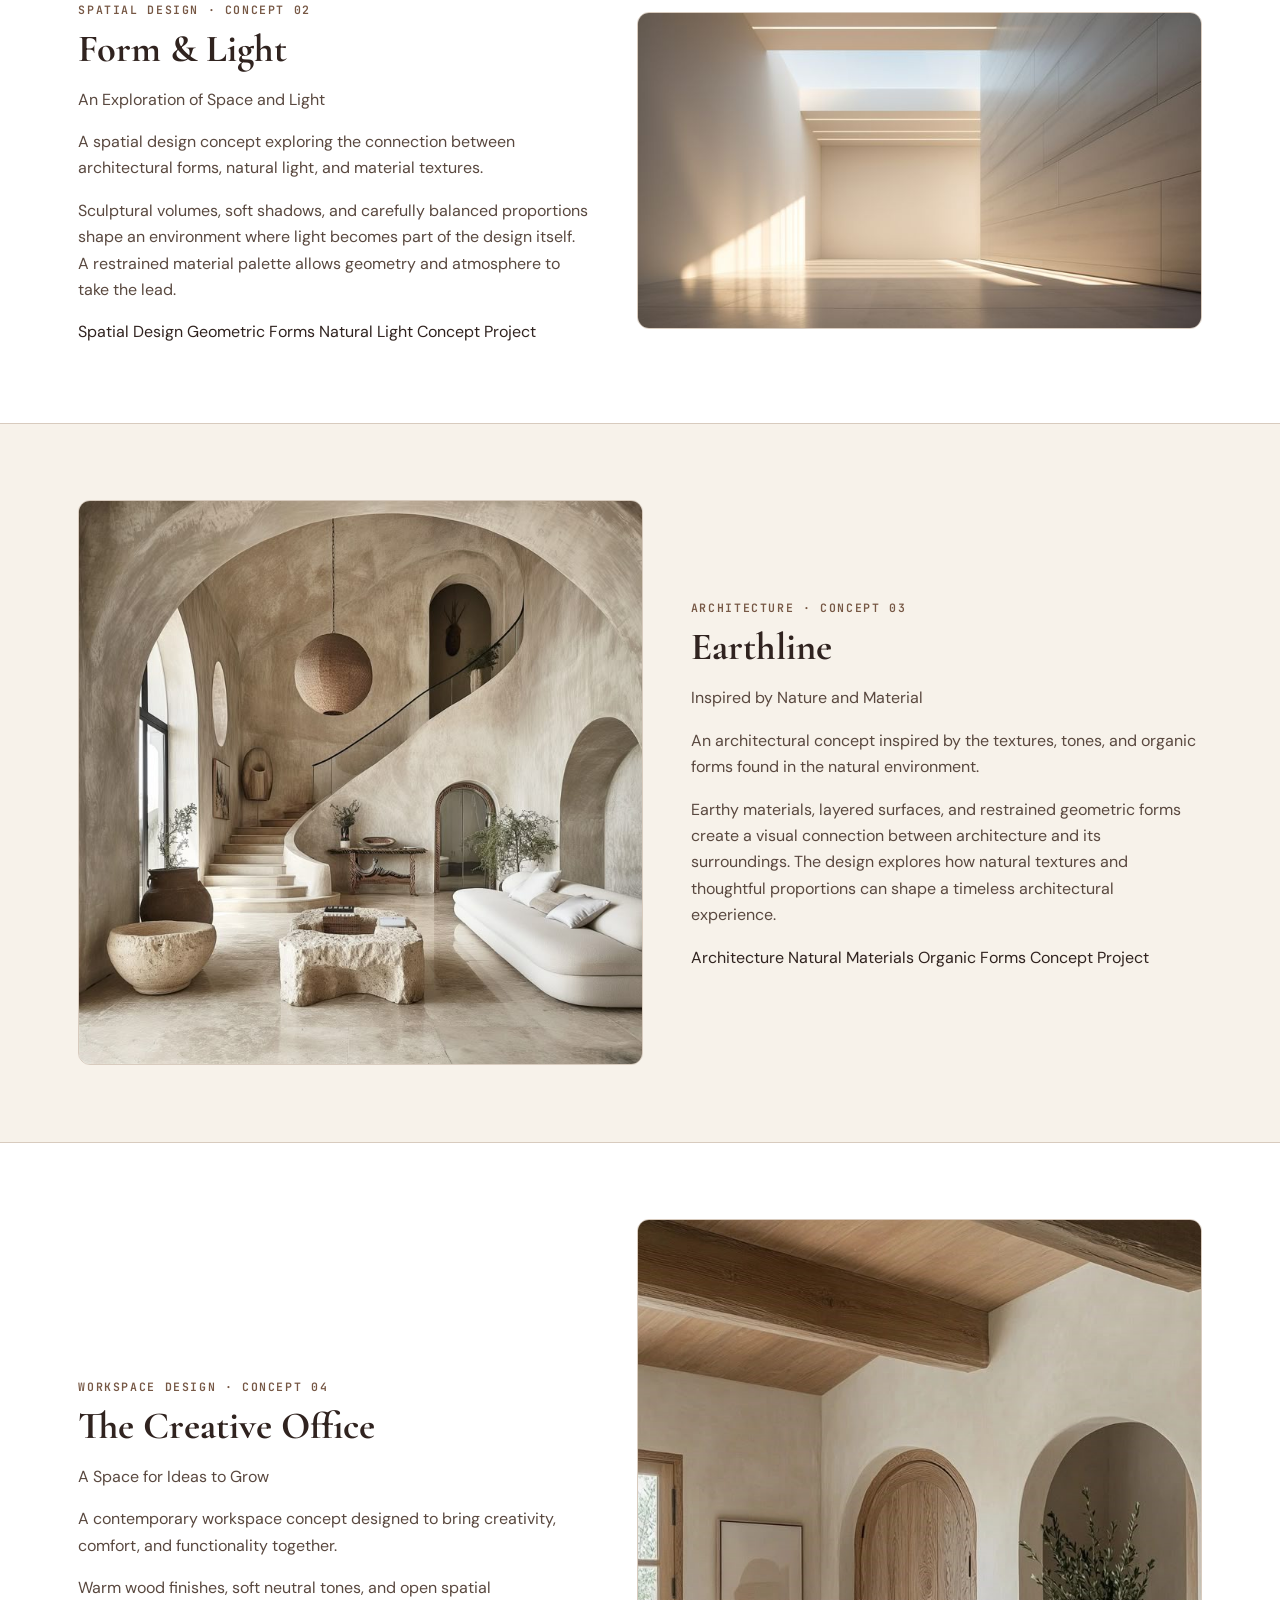
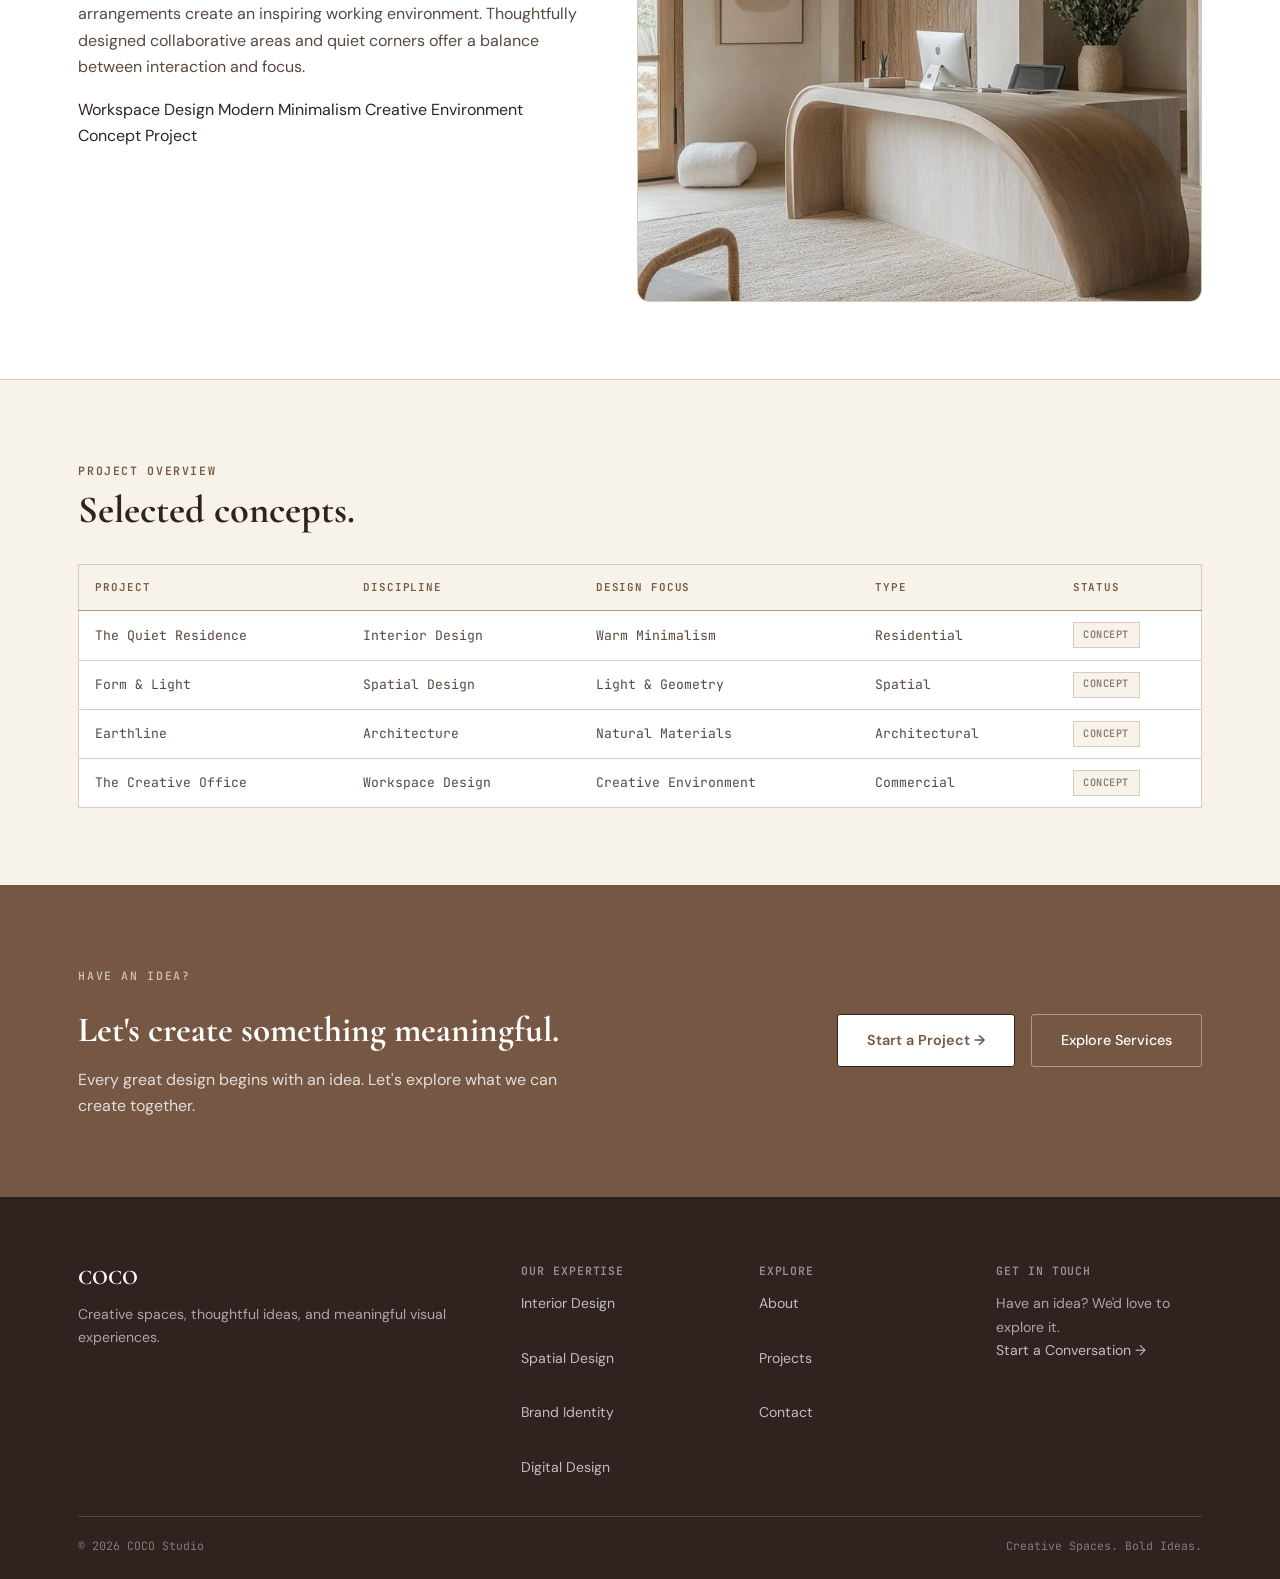
<file: project.html>
<!DOCTYPE html>
<html lang="en">
<head>
  <meta charset="UTF-8" />
  <meta name="viewport" content="width=device-width, initial-scale=1.0" />
  <title>Projects — COCO Creative Studio</title>
  <meta name="description" content="Explore COCO's creative portfolio, featuring interior concepts, spatial design, architecture, and visual experiences." />

  <link rel="preconnect" href="https://fonts.googleapis.com" />
  <link rel="preconnect" href="https://fonts.gstatic.com" crossorigin />
  <link href="https://fonts.googleapis.com/css2?family=Cormorant+Garamond:wght@400;500;600;700&family=DM+Sans:wght@400;500;600;700&family=JetBrains+Mono:wght@400;500;600;700&display=swap" rel="stylesheet" />

  <link rel="stylesheet" href="assets/css/base.css" />
</head>
<body>

<div class="blueprint-bar">
  <div class="container">
    <span class="live">◆ COCO STUDIO</span>
    <span>Creative Spaces. Bold Ideas.</span>
    <span class="spacer"></span>
    <a href="contact.html">Let's Create Together →</a>
  </div>
</div>

<header class="sitehead">
  <div class="container">
    <a href="index.html" class="mark">
      <span class="glyph">C</span>COCO
    </a>

    <nav id="mainnav">
      <a href="index.html">Home</a>
      <a href="project.html" class="active">Projects</a>
      <a href="service.html">Services</a>
      <a href="about.html">About</a>
      <a href="contact.html">Contact</a>
    </nav>

    <a href="contact.html" class="cta">Start a Project</a>

    <button class="burger" id="burger" aria-label="Menu">☰</button>
  </div>
</header>

<!-- PAGE HEAD -->
<section class="page-head">
  <div class="container">
    <span class="crumb"><a href="index.html">Home</a> / Projects</span>
    <h1>Ideas into <span>experiences.</span></h1>
    <p>A collection of creative concepts exploring space, form, materials, and visual identity.</p>
  </div>
</section>

<!-- PROJECT READOUTS -->
<section class="readouts">
  <div class="container">
    <div class="cell reveal">
      <span class="per" data-count="6">0</span>
      <span class="label">Creative Services</span>
    </div>

    <div class="cell reveal d1">
      <span class="per" data-count="4">0</span>
      <span class="label">Design Fields</span>
    </div>

    <div class="cell reveal d2">
      <span class="per" data-count="100">0</span>
      <span class="label">Creative Thinking</span>
    </div>

    <div class="cell reveal d3">
      <span class="per" data-count="1">0</span>
      <span class="label">Creative Vision</span>
    </div>
  </div>
</section>

<!-- CASE STUDY 1 -->
<section class="section">
  <div class="container">
    <div class="feature">

      <div class="frame reveal">
        <img
          src="assets/img/project-1.jpg"
          alt="The Quiet Residence — warm minimalist interior design concept"
        />
      </div>

      <div>
        <span class="kicker">INTERIOR DESIGN · CONCEPT 01</span>

        <h2>The Quiet Residence</h2>

        <p>
          <span class="location">A Study in Calm Living</span>
        </p>

        <p>
          A residential design concept shaped around simplicity, warmth,
          and the relationship between natural light and everyday living.
        </p>

        <p>
          Soft neutral tones, natural wood textures, and carefully
          considered forms create an atmosphere that feels both
          contemporary and timeless. Every element is designed to
          contribute to a calm and balanced living experience.
        </p>

        <div class="meta">
          <span>Interior Design</span>
          <span>Warm Minimalism</span>
          <span>Natural Materials</span>
          <span>Concept Project</span>
        </div>

      </div>
    </div>
  </div>
</section>

<!-- CASE STUDY 2 -->
<section class="section section--wash">
  <div class="container">
    <div class="feature" style="grid-template-columns:.95fr 1.05fr">

      <div>
        <span class="kicker">SPATIAL DESIGN · CONCEPT 02</span>

        <h2>Form &amp; Light</h2>

        <p>
          <span class="location">An Exploration of Space and Light</span>
        </p>

        <p>
          A spatial design concept exploring the connection between
          architectural forms, natural light, and material textures.
        </p>

        <p>
          Sculptural volumes, soft shadows, and carefully balanced
          proportions shape an environment where light becomes part
          of the design itself. A restrained material palette allows
          geometry and atmosphere to take the lead.
        </p>

        <div class="meta">
          <span>Spatial Design</span>
          <span>Geometric Forms</span>
          <span>Natural Light</span>
          <span>Concept Project</span>
        </div>

      </div>

      <div class="frame reveal">
        <img
          src="assets/img/project-2.jpg"
          alt="Form and Light — minimalist spatial design concept"
        />
      </div>

    </div>
  </div>
</section>

<!-- CASE STUDY 3 -->
<section class="section">
  <div class="container">
    <div class="feature">

      <div class="frame reveal">
        <img
          src="assets/img/project-3.jpg"
          alt="Earthline — architecture concept inspired by natural materials"
        />
      </div>

      <div>
        <span class="kicker">ARCHITECTURE · CONCEPT 03</span>

        <h2>Earthline</h2>

        <p>
          <span class="location">Inspired by Nature and Material</span>
        </p>

        <p>
          An architectural concept inspired by the textures, tones,
          and organic forms found in the natural environment.
        </p>

        <p>
          Earthy materials, layered surfaces, and restrained
          geometric forms create a visual connection between
          architecture and its surroundings. The design explores
          how natural textures and thoughtful proportions can
          shape a timeless architectural experience.
        </p>

        <div class="meta">
          <span>Architecture</span>
          <span>Natural Materials</span>
          <span>Organic Forms</span>
          <span>Concept Project</span>
        </div>

      </div>
    </div>
  </div>
</section>

<!-- CASE STUDY 4 -->
<section class="section section--wash">
  <div class="container">
    <div class="feature" style="grid-template-columns:.95fr 1.05fr">

      <div>
        <span class="kicker">WORKSPACE DESIGN · CONCEPT 04</span>

        <h2>The Creative Office</h2>

        <p>
          <span class="location">A Space for Ideas to Grow</span>
        </p>

        <p>
          A contemporary workspace concept designed to bring
          creativity, comfort, and functionality together.
        </p>

        <p>
          Warm wood finishes, soft neutral tones, and open spatial
          arrangements create an inspiring working environment.
          Thoughtfully designed collaborative areas and quiet
          corners offer a balance between interaction and focus.
        </p>

        <div class="meta">
          <span>Workspace Design</span>
          <span>Modern Minimalism</span>
          <span>Creative Environment</span>
          <span>Concept Project</span>
        </div>

      </div>

      <div class="frame reveal">
        <img
          src="assets/img/project-4.jpg"
          alt="The Creative Office — modern minimalist workspace concept"
        />
      </div>

    </div>
  </div>
</section>

<!-- PROJECT OVERVIEW -->
<section class="section">
  <div class="container">

    <span class="kicker">PROJECT OVERVIEW</span>
    <h2>Selected concepts.</h2>

    <div style="overflow-x:auto">
      <table class="bench-table reveal">

        <thead>
          <tr>
            <th>Project</th>
            <th>Discipline</th>
            <th>Design Focus</th>
            <th>Type</th>
            <th>Status</th>
          </tr>
        </thead>

        <tbody>
          <tr>
            <td>The Quiet Residence</td>
            <td>Interior Design</td>
            <td>Warm Minimalism</td>
            <td>Residential</td>
            <td><span class="tag">Concept</span></td>
          </tr>

          <tr>
            <td>Form &amp; Light</td>
            <td>Spatial Design</td>
            <td>Light &amp; Geometry</td>
            <td>Spatial</td>
            <td><span class="tag">Concept</span></td>
          </tr>

          <tr>
            <td>Earthline</td>
            <td>Architecture</td>
            <td>Natural Materials</td>
            <td>Architectural</td>
            <td><span class="tag">Concept</span></td>
          </tr>

          <tr>
            <td>The Creative Office</td>
            <td>Workspace Design</td>
            <td>Creative Environment</td>
            <td>Commercial</td>
            <td><span class="tag">Concept</span></td>
          </tr>
        </tbody>

      </table>
    </div>

  </div>
</section>

<!-- CTA -->
<section class="cta-band">
  <div class="container">
    <div>
      <span class="kicker">HAVE AN IDEA?</span>
      <h2>Let's create something <span>meaningful.</span></h2>
      <p>Every great design begins with an idea. Let's explore what we can create together.</p>
    </div>

    <div class="actions">
      <a href="contact.html" class="btn-primary">Start a Project →</a>
      <a href="service.html" class="btn-ghost">Explore Services</a>
    </div>
  </div>
</section>

  <!-- FOOTER -->
<footer class="footer">
  <div class="container">
    <div class="footer-grid">

      <div>
        <div class="brand">COCO</div>
        <p>Creative spaces, thoughtful ideas, and meaningful visual experiences.</p>
      </div>

      <div>
        <h4>Our Expertise</h4>
        <a href="service.html">Interior Design</a><br />
        <a href="service.html">Spatial Design</a><br />
        <a href="service.html">Brand Identity</a><br />
        <a href="service.html">Digital Design</a>
      </div>

      <div>
        <h4>Explore</h4>
        <a href="about.html">About</a><br />
        <a href="project.html">Projects</a><br />
        <a href="contact.html">Contact</a>
      </div>

      <div>
        <h4>Get in Touch</h4>
        <p>Have an idea? We'd love to explore it.</p>
        <a href="contact.html">Start a Conversation →</a>
      </div>

    </div>

    <div class="base">
      <span>© <span data-year></span> COCO Studio</span>
      <span>Creative Spaces. Bold Ideas.</span>
    </div>
  </div>
</footer>

<script src="assets/js/main.js"></script>
</body>
</html>
  <script src="assets/js/main.js"></script>
</body>
</html>
</file>
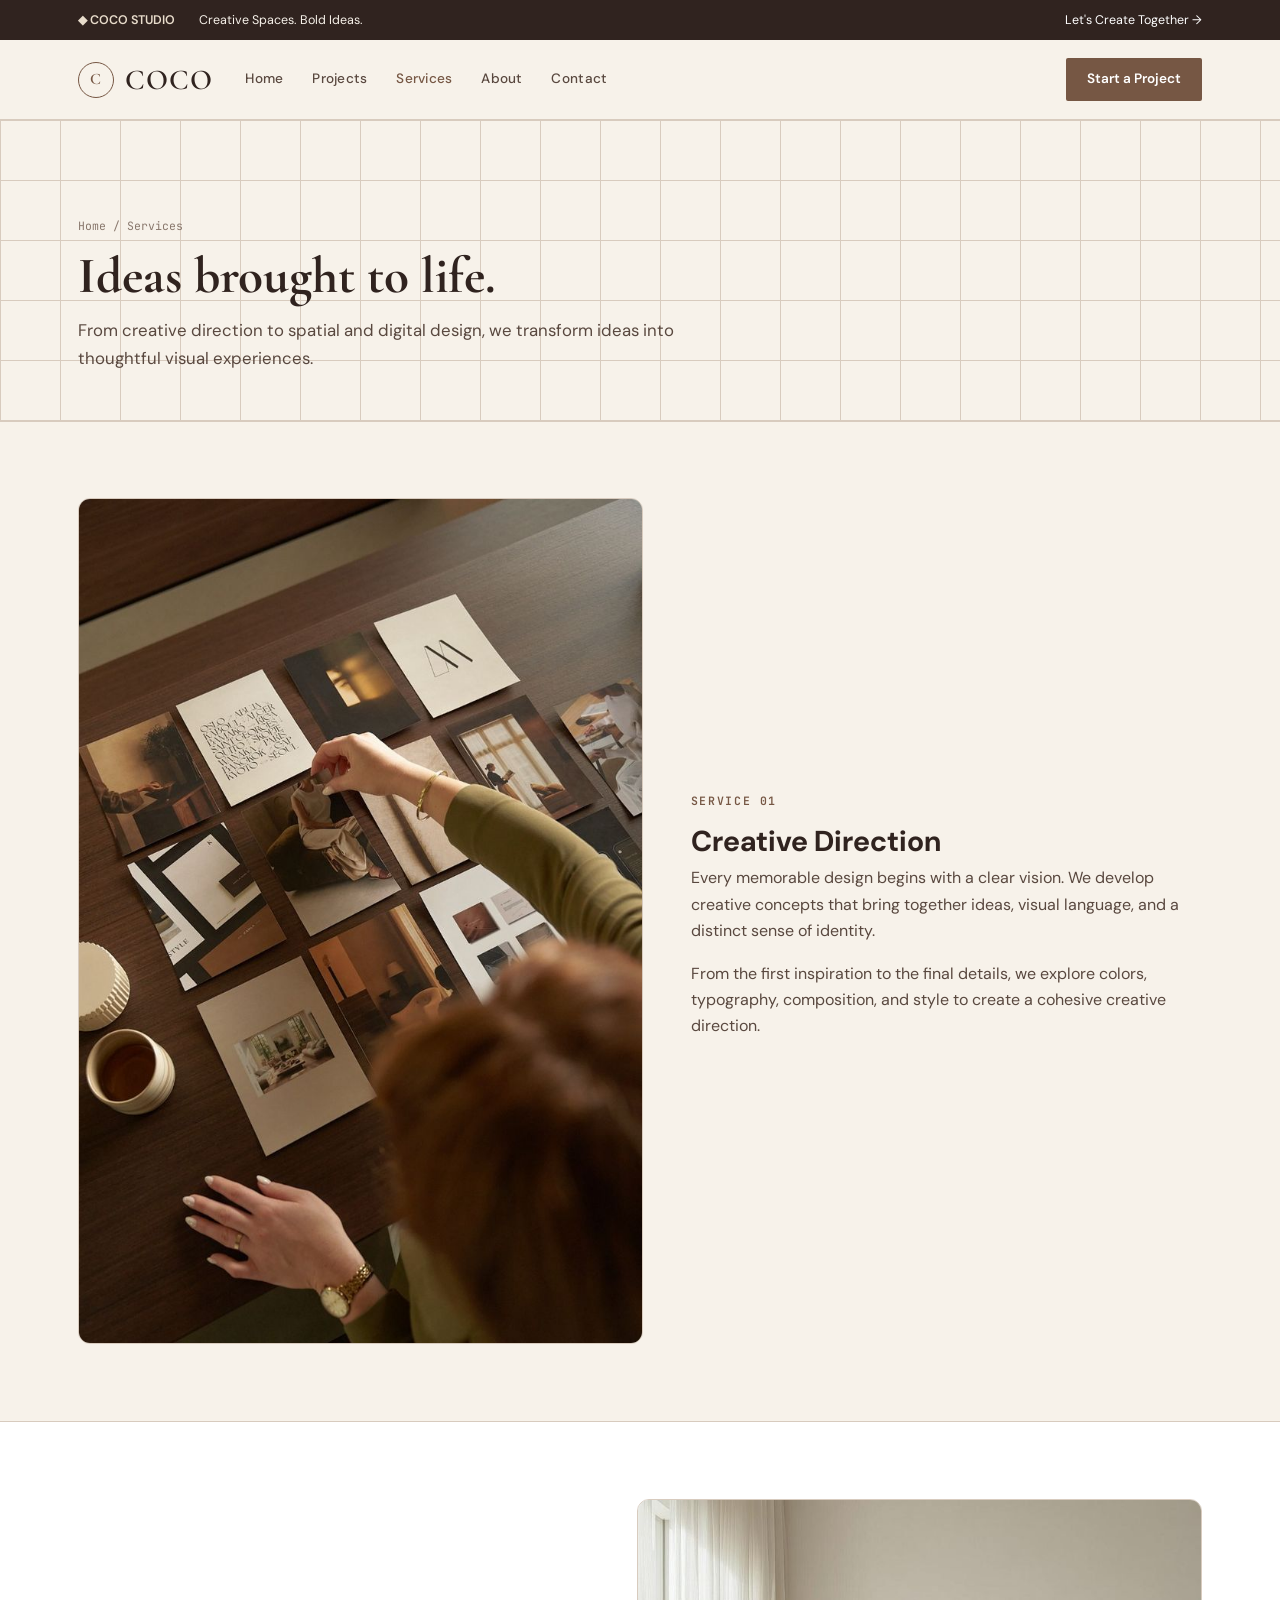
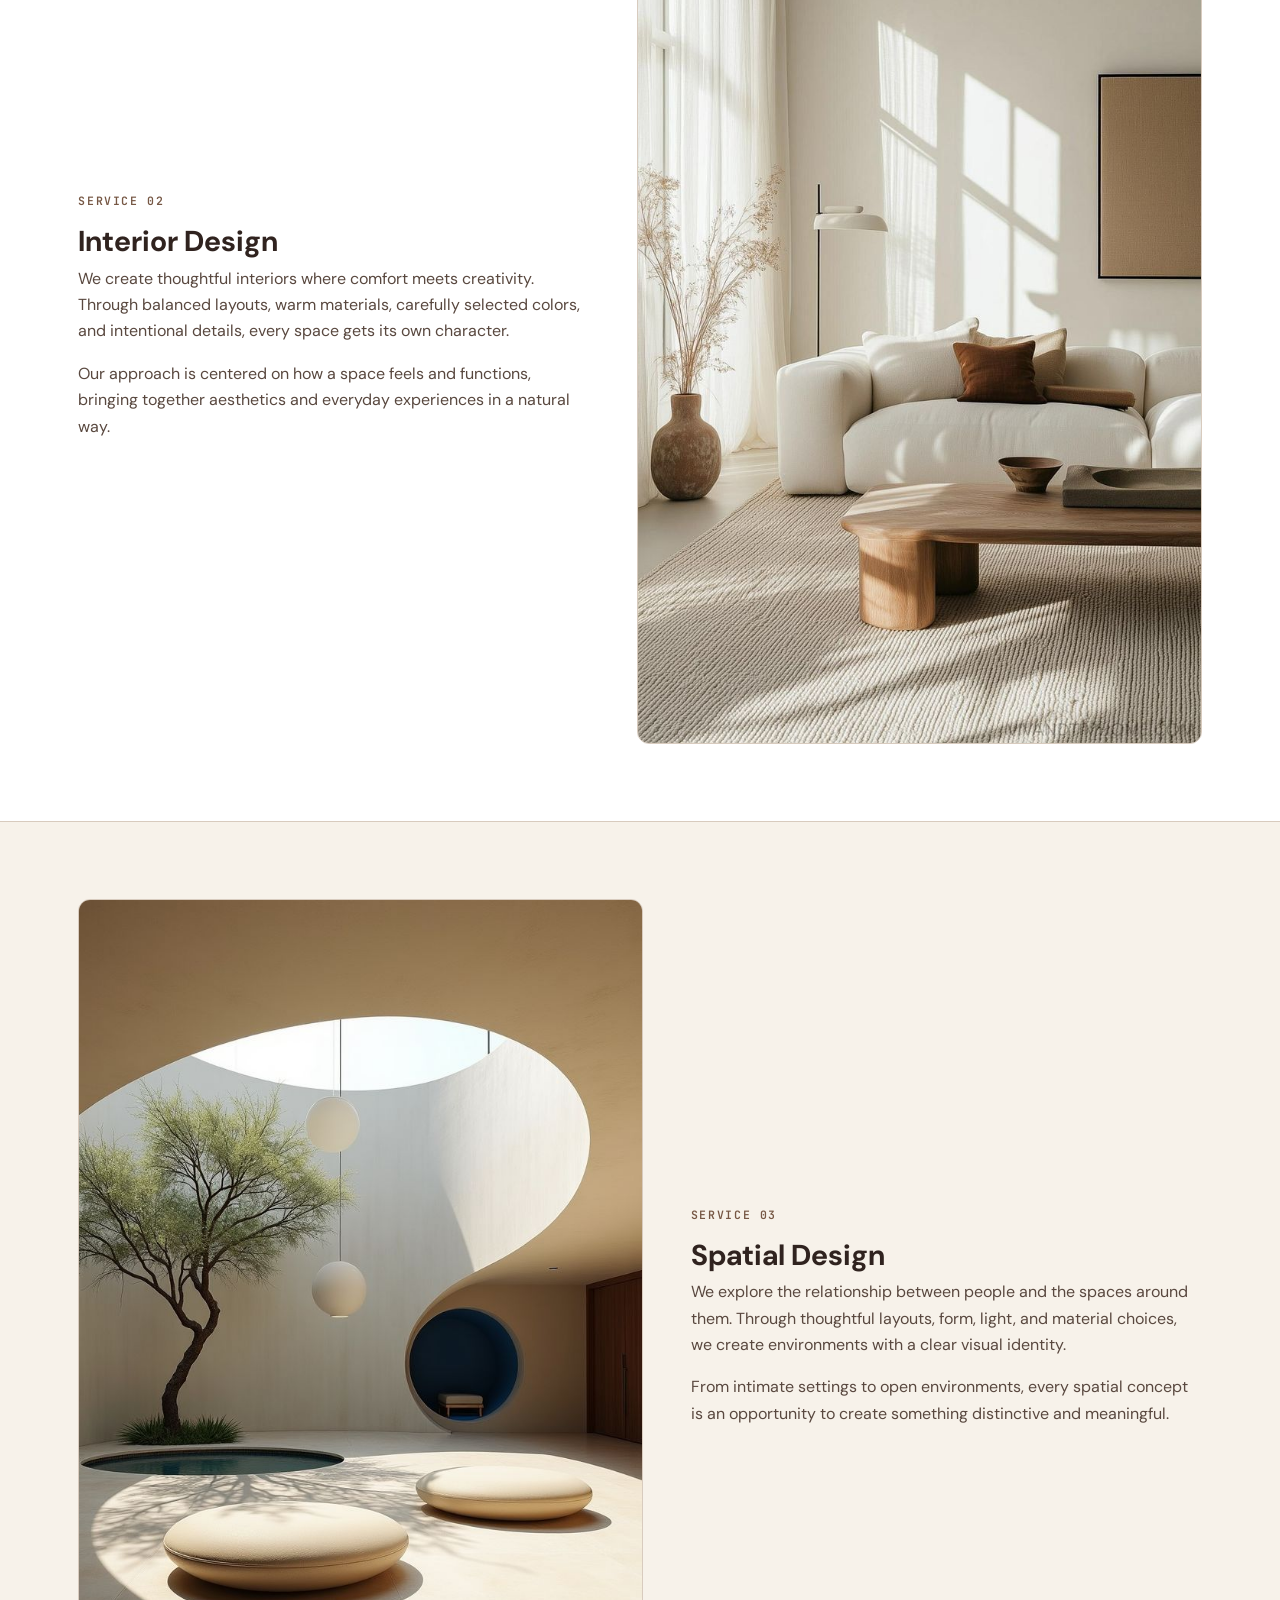
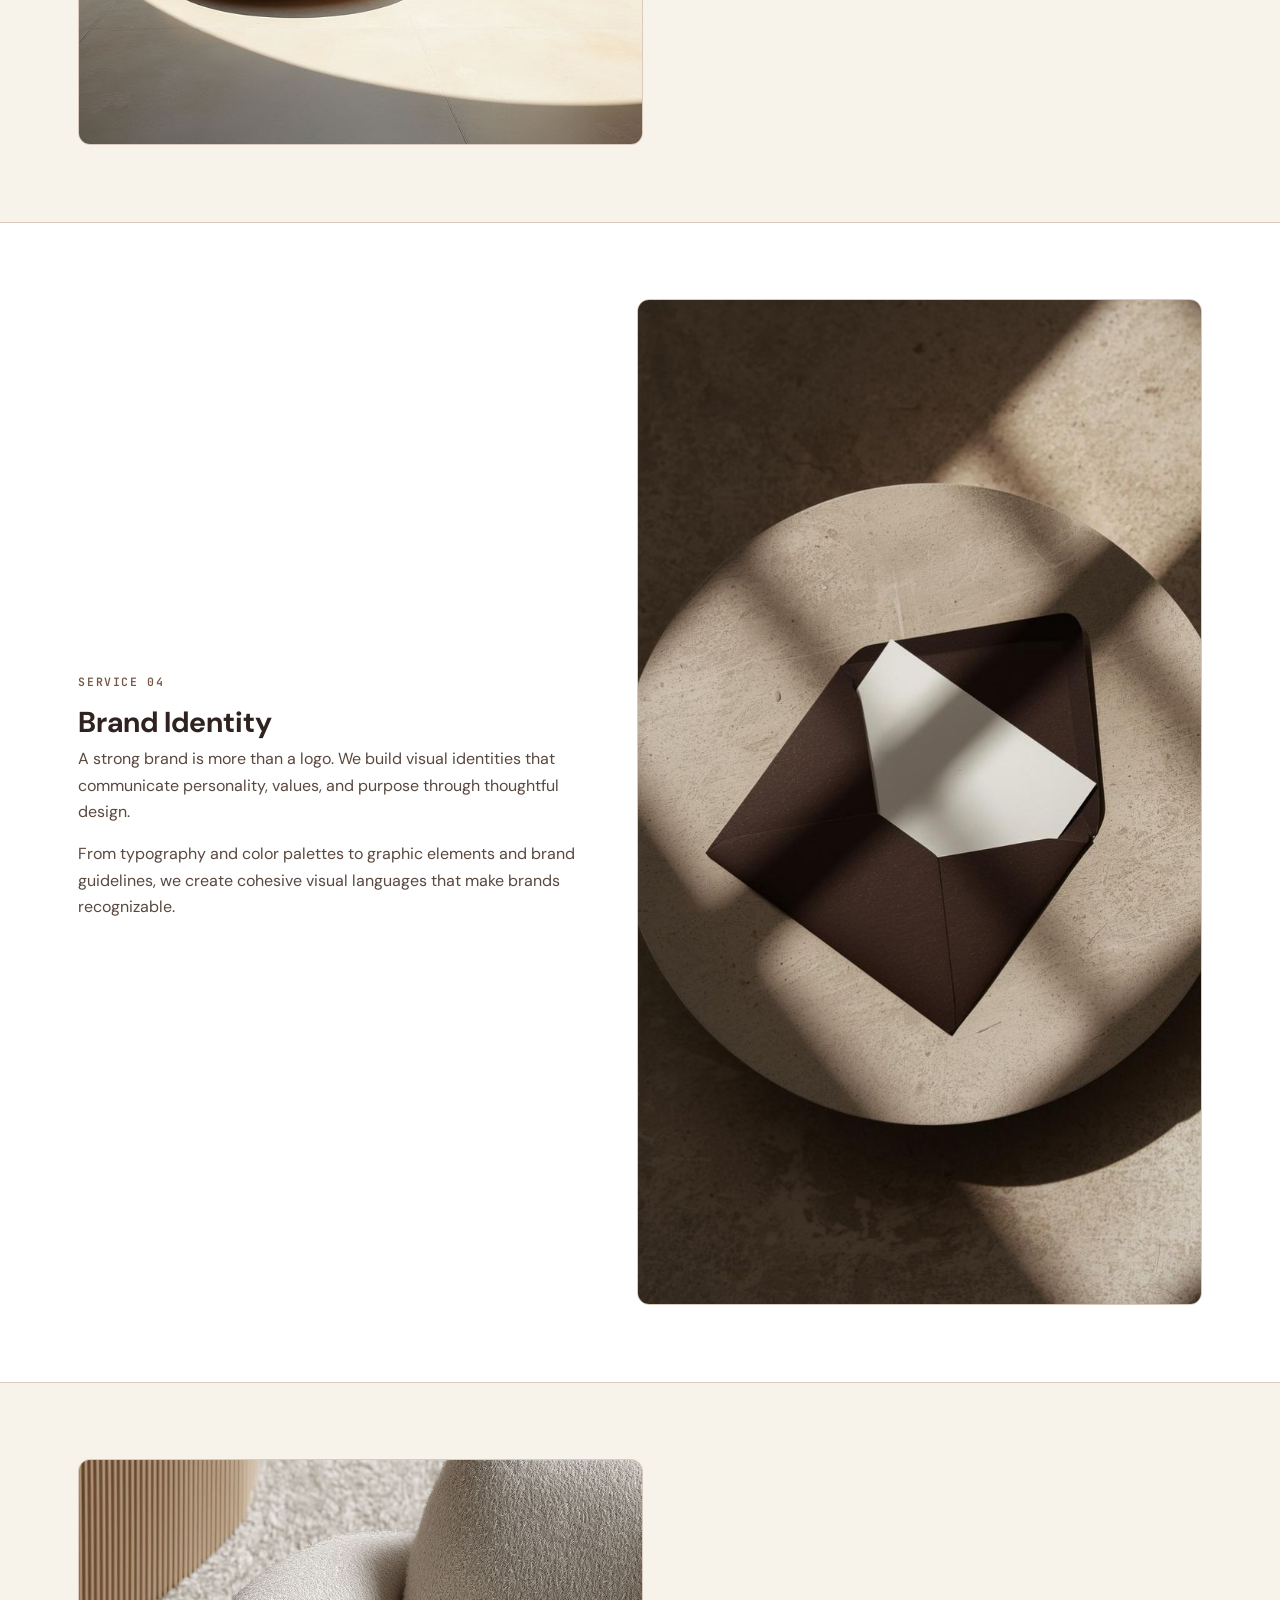
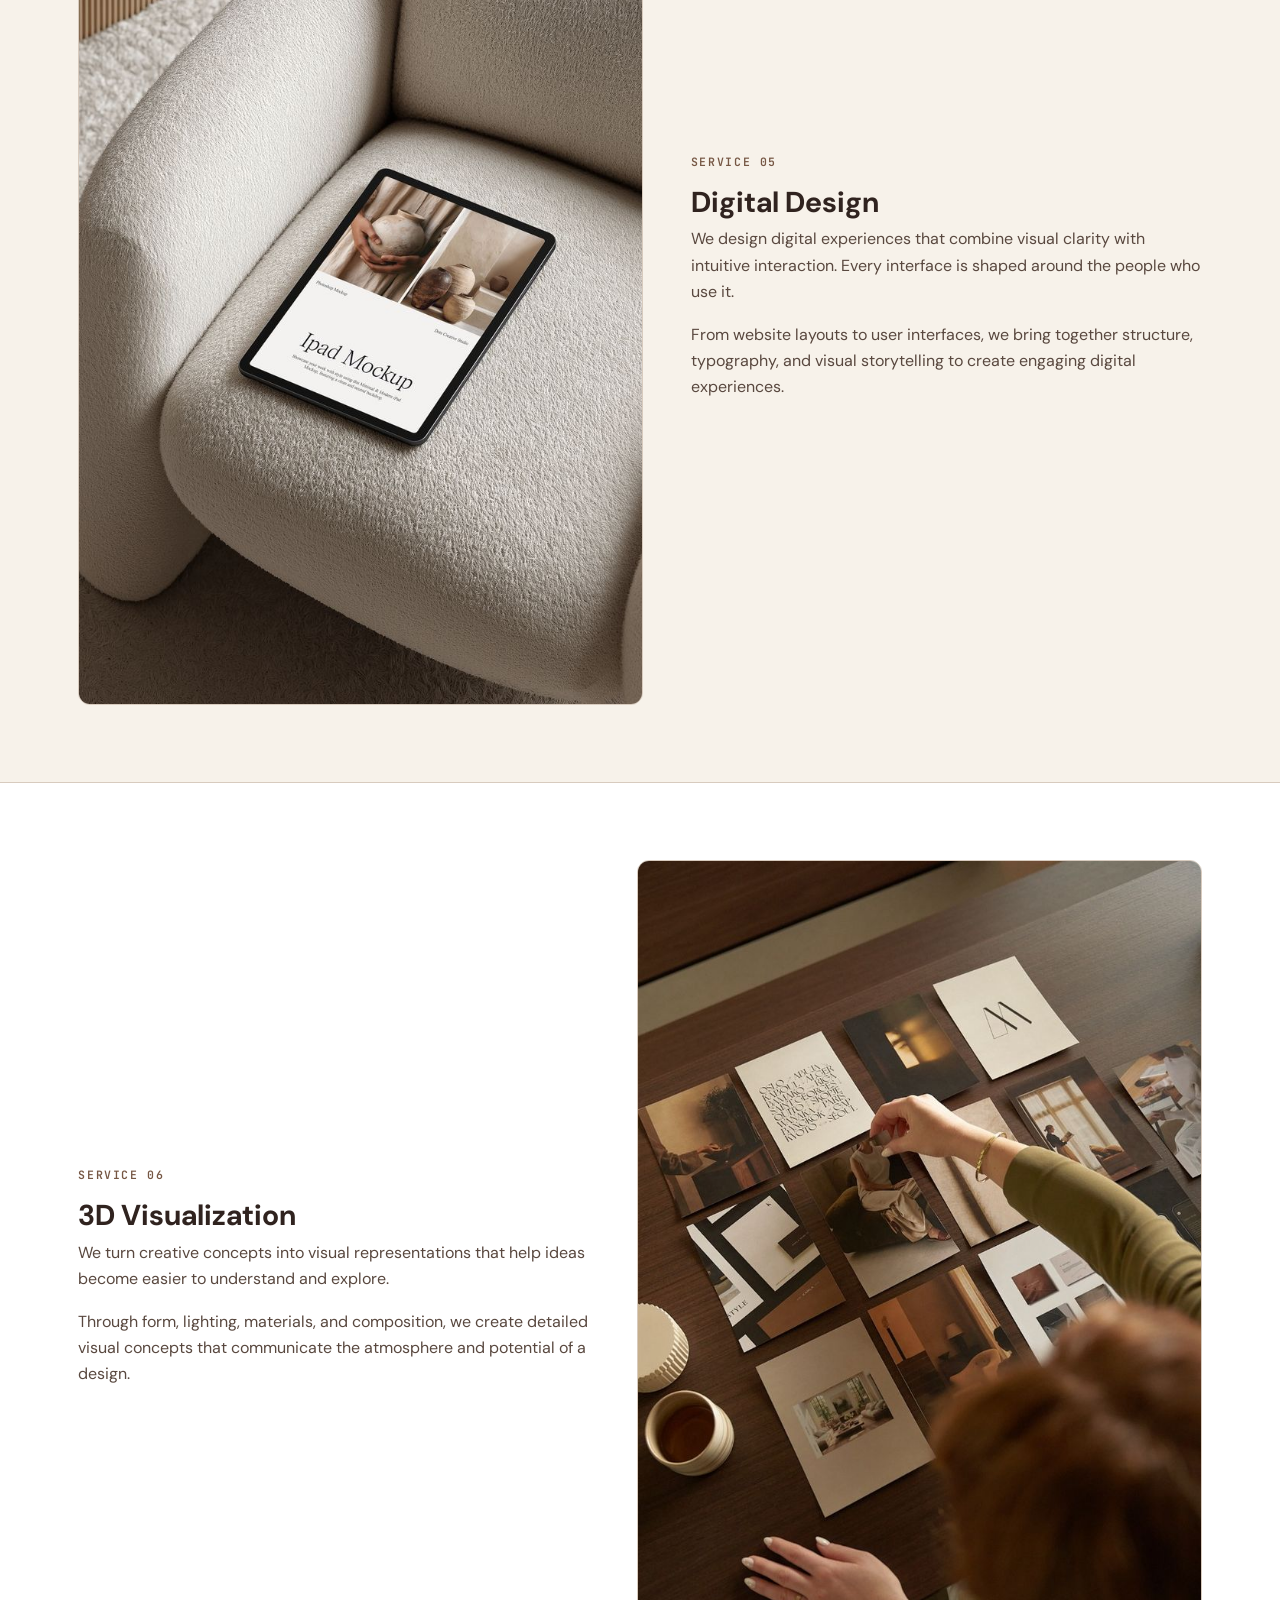
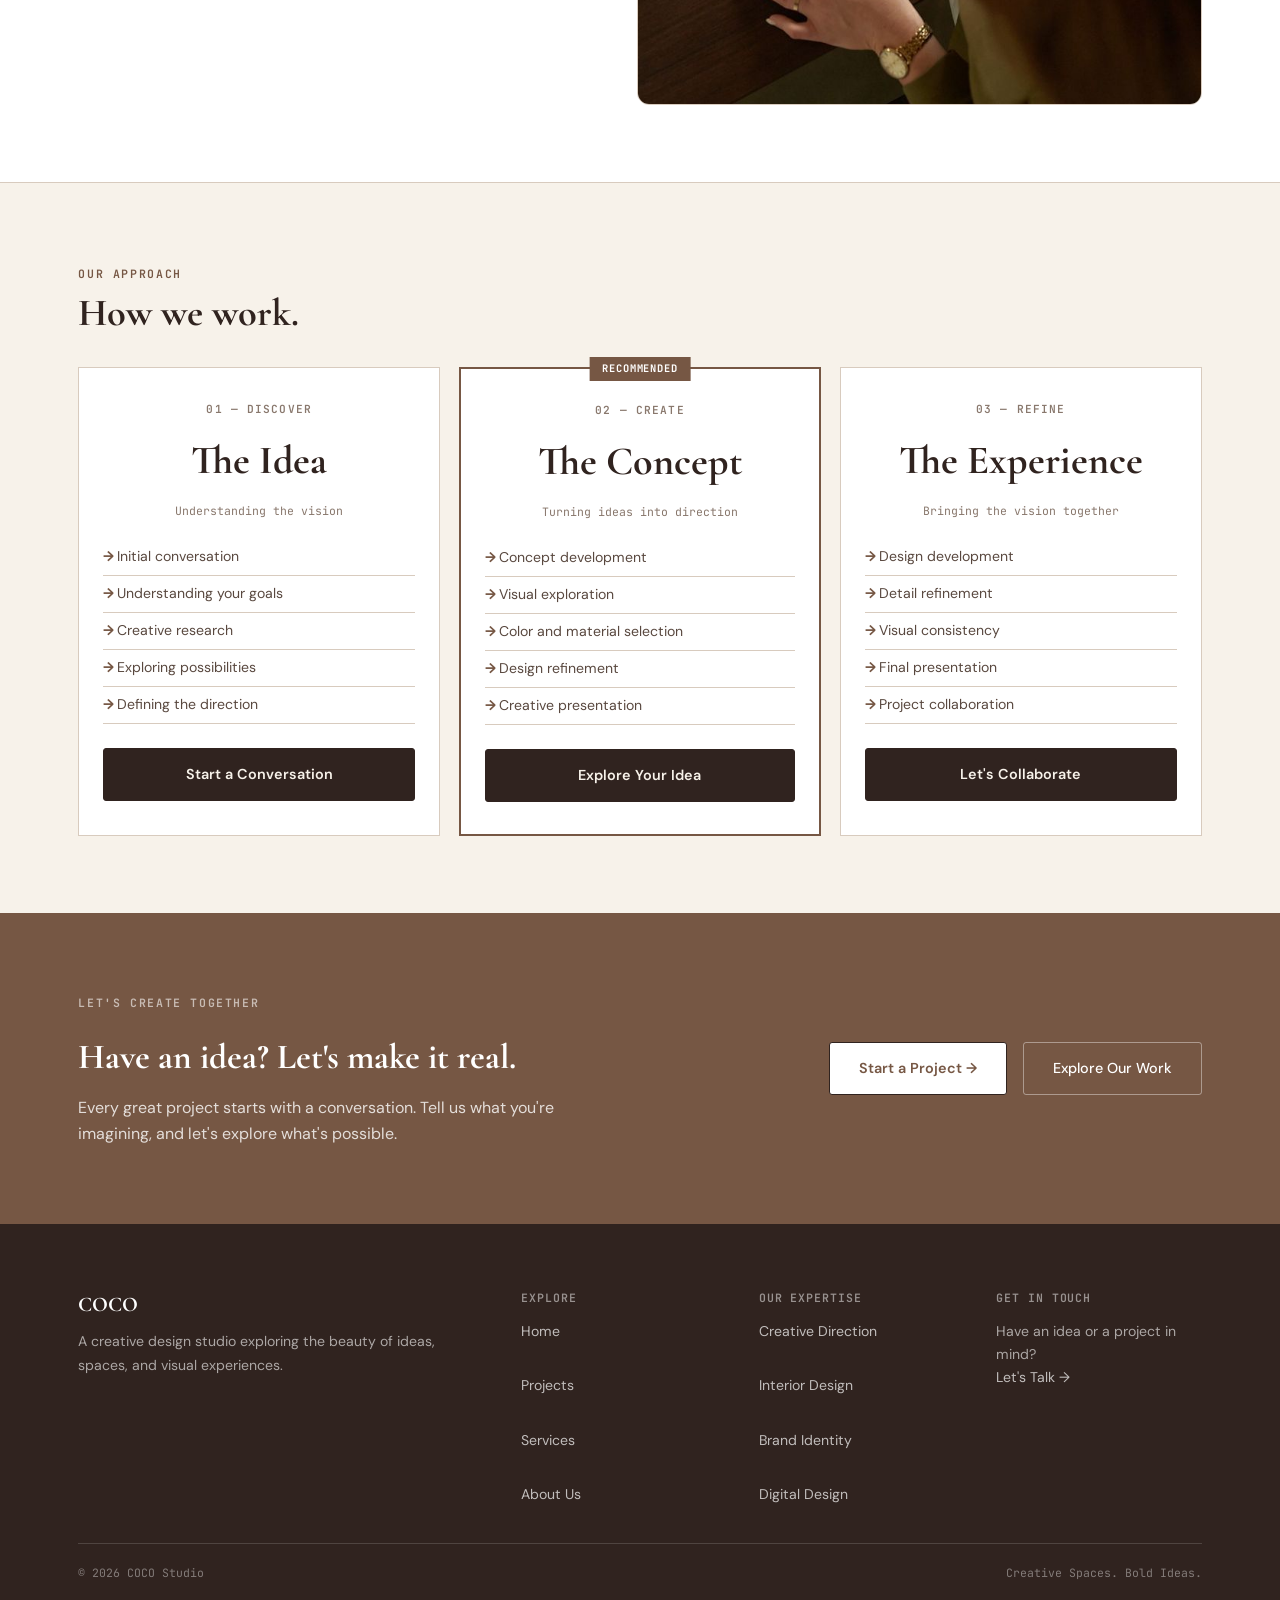
<file: service.html>
<!DOCTYPE html>
<html lang="en">

<head>
  <meta charset="UTF-8" />
  <meta name="viewport" content="width=device-width, initial-scale=1.0" />
  <title>Services — COCO Creative Studio</title>
  <meta name="description"
    content="Explore COCO's creative services, from interior and spatial design to brand identity, digital design, and 3D visualization." />

  <link rel="preconnect" href="https://fonts.googleapis.com" />
  <link rel="preconnect" href="https://fonts.gstatic.com" crossorigin />
  <link
    href="https://fonts.googleapis.com/css2?family=Cormorant+Garamond:wght@400;500;600;700&family=DM+Sans:wght@400;500;600;700&family=JetBrains+Mono:wght@400;500;600;700&display=swap"
    rel="stylesheet" />

  <link rel="stylesheet" href="assets/css/base.css" />
</head>

<body>

  <div class="blueprint-bar">
    <div class="container">
      <span class="live">◆ COCO STUDIO</span>
      <span>Creative Spaces. Bold Ideas.</span>
      <span class="spacer"></span>
      <a href="contact.html">Let's Create Together →</a>
    </div>
  </div>

  <header class="sitehead">
    <div class="container">
      <a href="index.html" class="mark">
        <span class="glyph">C</span>COCO
      </a>

      <nav id="mainnav">
        <a href="index.html">Home</a>
        <a href="project.html">Projects</a>
        <a href="service.html" class="active">Services</a>
        <a href="about.html">About</a>
        <a href="contact.html">Contact</a>
      </nav>

      <a href="contact.html" class="cta">Start a Project</a>
      <button class="burger" id="burger" aria-label="Menu">☰</button>
    </div>
  </header>
  <section class="page-head">
    <div class="container">
      <span class="crumb"><a href="index.html">Home</a> / Services</span>
      <h1>Ideas brought <span>to life.</span></h1>
      <p>From creative direction to spatial and digital design, we transform ideas into thoughtful visual experiences.
      </p>
    </div>
  </section>

  <!-- SERVICE 01: CREATIVE DIRECTION -->
  <section class="section">
    <div class="container">
      <div class="feature">
        <div class="frame reveal">
          <img src="assets/img/service-1.jpg" alt="Creative direction and visual design process" />
        </div>

        <div>
          <span class="kicker">SERVICE 01</span>
          <h3 style="font-size:1.8rem">Creative Direction</h3>

          <p>Every memorable design begins with a clear vision. We develop creative concepts that bring together ideas,
            visual language, and a distinct sense of identity.</p>

          <p>From the first inspiration to the final details, we explore colors, typography, composition, and style to
            create a cohesive creative direction.</p>
        </div>
      </div>
    </div>
  </section>

  <!-- SERVICE 02: INTERIOR DESIGN -->
  <section class="section section--wash">
    <div class="container">
      <div class="feature" style="grid-template-columns:.95fr 1.05fr">

        <div>
          <span class="kicker">SERVICE 02</span>
          <h3 style="font-size:1.8rem">Interior Design</h3>

          <p>We create thoughtful interiors where comfort meets creativity. Through balanced layouts, warm materials,
            carefully selected colors, and intentional details, every space gets its own character.</p>

          <p>Our approach is centered on how a space feels and functions, bringing together aesthetics and everyday
            experiences in a natural way.</p>
        </div>

        <div class="frame reveal">
          <img src="assets/img/service-2.jpg" alt="COCO interior design concept" />
        </div>

      </div>
    </div>
  </section>


  <!-- SERVICE 03: SPATIAL DESIGN -->
  <section class="section">
    <div class="container">
      <div class="feature">
        <div class="frame reveal">
          <img src="assets/img/service-3.jpg" alt="Spatial design concept" />
        </div>
        <div>
          <span class="kicker">SERVICE 03</span>
          <h3 style="font-size:1.8rem">Spatial Design</h3>
          <p>We explore the relationship between people and the spaces around them. Through thoughtful layouts, form,
            light, and material choices, we create environments with a clear visual identity.</p>
          <p>From intimate settings to open environments, every spatial concept is an opportunity to create something
            distinctive and meaningful.</p>
        </div>
      </div>
    </div>
  </section>

  <!-- SERVICE 04: BRAND IDENTITY -->
  <section class="section section--wash">
    <div class="container">
      <div class="feature" style="grid-template-columns:.95fr 1.05fr">
        <div>
          <span class="kicker">SERVICE 04</span>
          <h3 style="font-size:1.8rem">Brand Identity</h3>
          <p>A strong brand is more than a logo. We build visual identities that communicate personality, values, and
            purpose through thoughtful design.</p>
          <p>From typography and color palettes to graphic elements and brand guidelines, we create cohesive visual
            languages that make brands recognizable.</p>
        </div>
        <div class="frame reveal">
          <img src="assets/img/service-4.jpg" alt="Brand identity and visual design concept" />
        </div>
      </div>
    </div>
  </section>

  <!-- SERVICE 05: DIGITAL DESIGN -->
  <section class="section">
    <div class="container">
      <div class="feature">
        <div class="frame reveal">
          <img src="assets/img/service-5.jpg" alt="Digital design and interface concept" />
        </div>
        <div>
          <span class="kicker">SERVICE 05</span>
          <h3 style="font-size:1.8rem">Digital Design</h3>
          <p>We design digital experiences that combine visual clarity with intuitive interaction. Every interface is
            shaped around the people who use it.</p>
          <p>From website layouts to user interfaces, we bring together structure, typography, and visual storytelling
            to create engaging digital experiences.</p>
        </div>
      </div>
    </div>
  </section>

  <!-- SERVICE 06: 3D VISUALIZATION -->
  <section class="section section--wash">
    <div class="container">
      <div class="feature" style="grid-template-columns:.95fr 1.05fr">
        <div>
          <span class="kicker">SERVICE 06</span>
          <h3 style="font-size:1.8rem">3D Visualization</h3>
          <p>We turn creative concepts into visual representations that help ideas become easier to understand and
            explore.</p>
          <p>Through form, lighting, materials, and composition, we create detailed visual concepts that communicate the
            atmosphere and potential of a design.</p>
        </div>
        <div class="frame reveal">
          <img src="assets/img/service-1.jpg" alt="3D design visualization concept" />
        </div>
      </div>
    </div>
  </section>

  <!-- HOW WE WORK -->
  <section class="section">
    <div class="container">
      <span class="kicker">OUR APPROACH</span>
      <h2>How we <span>work.</span></h2>

      <div class="pricing-grid">

        <div class="plan reveal">
          <span class="eyebrow">01 — DISCOVER</span>
          <div class="price">The Idea</div>
          <span class="per">Understanding the vision</span>
          <ul>
            <li>Initial conversation</li>
            <li>Understanding your goals</li>
            <li>Creative research</li>
            <li>Exploring possibilities</li>
            <li>Defining the direction</li>
          </ul>
          <a href="contact.html" class="btn-primary btn-wide">Start a Conversation</a>
        </div>

        <div class="plan plan--featured reveal d1">
          <span class="eyebrow">02 — CREATE</span>
          <div class="price">The Concept</div>
          <span class="per">Turning ideas into direction</span>
          <ul>
            <li>Concept development</li>
            <li>Visual exploration</li>
            <li>Color and material selection</li>
            <li>Design refinement</li>
            <li>Creative presentation</li>
          </ul>
          <a href="contact.html" class="btn-primary btn-wide">Explore Your Idea</a>
        </div>

        <div class="plan reveal d2">
          <span class="eyebrow">03 — REFINE</span>
          <div class="price">The Experience</div>
          <span class="per">Bringing the vision together</span>
          <ul>
            <li>Design development</li>
            <li>Detail refinement</li>
            <li>Visual consistency</li>
            <li>Final presentation</li>
            <li>Project collaboration</li>
          </ul>
          <a href="contact.html" class="btn-primary btn-wide">Let's Collaborate</a>
        </div>

      </div>
    </div>
  </section>

  <!-- COCO CTA -->
  <section class="cta-band">
    <div class="container">
      <div>
        <span class="kicker">LET'S CREATE TOGETHER</span>
        <h2>Have an idea? Let's make it <span>real.</span></h2>
        <p>Every great project starts with a conversation. Tell us what you're imagining, and let's explore what's
          possible.</p>
      </div>
      <div class="actions">
        <a href="contact.html" class="btn-primary">Start a Project →</a>
        <a href="project.html" class="btn-ghost">Explore Our Work</a>
      </div>
    </div>
  </section>

  <!-- FOOTER -->
  <footer class="footer">
    <div class="container">
      <div class="footer-grid">

        <div>
          <div class="brand">COCO</div>
          <p>A creative design studio exploring the beauty of ideas, spaces, and visual experiences.</p>
        </div>

        <div>
          <h4>Explore</h4>
          <a href="index.html">Home</a><br />
          <a href="project.html">Projects</a><br />
          <a href="service.html">Services</a><br />
          <a href="about.html">About Us</a>
        </div>

        <div>
          <h4>Our Expertise</h4>
          <a href="service.html">Creative Direction</a><br />
          <a href="service.html">Interior Design</a><br />
          <a href="service.html">Brand Identity</a><br />
          <a href="service.html">Digital Design</a>
        </div>

        <div>
          <h4>Get in Touch</h4>
          <p>Have an idea or a project in mind?</p>
          <a href="contact.html">Let's Talk →</a>
        </div>

      </div>

      <div class="base">
        <span>© <span data-year></span> COCO Studio</span>
        <span>Creative Spaces. Bold Ideas.</span>
      </div>
    </div>
  </footer>

  <script src="assets/js/main.js"></script>
</body>

</html>
</file>
<file: assets/css/base.css>
/* =============================================================
   VOSSEN — Architectural Blueprint Design System
   Design system for an architecture / interior design studio.

   Thesis: "An architectural blueprint — precision lines,
   measured spaces, material palette. Every section reads
   like a drawing sheet with annotations, the hero is a
   facade elevation, and the projects are material boards."

   Materials: concrete, glass, steel, wood grain
   Motion:    elevation slide / grid fade / material reveal
   Grammar:   blueprint sheet — grid lines, annotations, specs
   ============================================================= */
:root {
  --blueprint: #765744;
  --blueprint-2: #B99A7B;
  --blueprint-dim: #7657441A;

  --concrete: #B99A7B;
  --concrete-2: #E8DCCB;

  --warm: #765744;
  --warm-2: #B99A7B;

  --graphite: #30231F;
  --graphite-2: #45342D;

  --ink: #30231F;
  --ink-2: #59483F;
  --ink-3: #89786D;

  --paper: #F7F2EA;
  --paper-2: #E8DCCB;

  --white: #FFFFFF;
  --border: #D8CBBE;
  --border-2: #B99A7B;

  --font-display: 'Cormorant Garamond', serif;
  --font-body: 'DM Sans', sans-serif;
  --font-mono: 'JetBrains Mono', monospace;
  --ease: cubic-bezier(.4, 0, .2, 1);
}

*,
*::before,
*::after {
  box-sizing: border-box;
  margin: 0;
  padding: 0
}

html {
  scroll-behavior: smooth;
  font-size: 16px
}

body {
  font-family: var(--font-body);
  background: var(--paper);
  color: var(--ink);
  line-height: 1.65;
  -webkit-font-smoothing: antialiased;
}

img {
  max-width: 100%;
  display: block
}

a {
  color: var(--blueprint);
  text-decoration: none
}

a:hover {
  text-decoration: underline
}

/* --- UTILITIES --- */
.container {
  max-width: 1200px;
  margin: 0 auto;
  padding: 0 clamp(1rem, 3vw, 2.5rem)
}

.kicker {
  display: inline-block;
  font-family: var(--font-mono);
  font-size: .72rem;
  font-weight: 600;
  letter-spacing: .14em;
  text-transform: uppercase;
  color: var(--blueprint);
  margin-bottom: .5rem;
}

.eyebrow {
  font-family: var(--font-mono);
  font-size: .7rem;
  font-weight: 600;
  letter-spacing: .1em;
  text-transform: uppercase;
  color: var(--ink-3);
}

.link {
  font-family: var(--font-mono);
  font-size: .85rem;
  font-weight: 600;
  color: var(--blueprint);
}

.link:hover {
  text-decoration: underline
}

.spacer {
  flex: 1
}

.d1 {
  transition-delay: .1s
}

.d2 {
  transition-delay: .2s
}

.d3 {
  transition-delay: .3s
}

.d4 {
  transition-delay: .4s
}

/* --- BLUEPRINT BAR --- */

.blueprint-bar {
  background: var(--graphite);
  padding: .6rem 0;
  font-family: var(--font-body);
  font-size: .78rem;
  color: var(--paper);
  position: sticky;
  top: 0;
  z-index: 100;
}

.blueprint-bar .container {
  display: flex;
  align-items: center;
  gap: 1.5rem;
  flex-wrap: wrap;
}

.blueprint-bar .live {
  display: flex;
  align-items: center;
  gap: .5rem;
  color: var(--concrete-2);
  font-weight: 600;
}

.blueprint-bar a {
  color: var(--white);
  text-decoration: none;
}

.blueprint-bar a:hover {
  color: var(--concrete-2);
}


/* --- SITEHEAD --- */

.sitehead {
  background: var(--paper);
  border-bottom: 1px solid var(--border);
  padding: 1rem 0;
  position: sticky;
  top: 30px;
  z-index: 99;
}

.sitehead .container {
  display: flex;
  align-items: center;
  gap: 2rem
}

.mark {
  font-family: var(--font-display);
  font-size: 1.8rem;
  font-weight: 600;
  color: var(--ink);
  letter-spacing: .04em;
  display: flex;
  align-items: center;
  gap: .65rem;
}

.mark .glyph {
  display: inline-flex;
  align-items: center;
  justify-content: center;
  width: 36px;
  height: 36px;
  border: 1px solid var(--blueprint);
  border-radius: 50%;
  color: var(--blueprint);
  font-size: 1rem;
  font-family: var(--font-display);
  font-weight: 600;
}


#mainnav {
  display: flex;
  gap: 1.8rem;
  flex: 1;
}

#mainnav a {
  font-family: var(--font-body);
  font-size: .85rem;
  font-weight: 500;
  color: var(--ink-2);
  letter-spacing: .02em;
  transition: color .2s var(--ease);
}

#mainnav a:hover,
#mainnav a.active {
  color: var(--blueprint);
  text-decoration: none;
}

.cta {
  font-family: var(--font-body);
  font-size: .85rem;
  font-weight: 600;
  padding: .65rem 1.3rem;
  background: var(--blueprint);
  color: #fff;
  border-radius: 2px;
  transition: all .2s var(--ease);
}

.cta:hover {
  background: var(--blueprint-2);
  text-decoration: none
}

.burger {
  display: none;
  background: none;
  border: none;
  color: var(--ink);
  font-size: 1.5rem;
  cursor: pointer
}

/* --- BUTTONS --- */

.btn-primary {
  display: inline-block;
  font-family: var(--font-body);
  font-size: .9rem;
  font-weight: 600;
  padding: .85rem 1.8rem;
  background: var(--graphite);
  color: var(--paper);
  border-radius: 3px;
  border: 1px solid var(--graphite);
  cursor: pointer;
  transition: all .3s var(--ease);
  text-decoration: none;
}

.btn-primary:hover {
  background: var(--blueprint);
  border-color: var(--blueprint);
  color: #fff;
  transform: translateY(-2px);
  text-decoration: none;
}

.btn-ghost {
  display: inline-block;
  font-family: var(--font-body);
  font-size: .9rem;
  font-weight: 500;
  padding: .85rem 1.8rem;
  background: transparent;
  color: var(--ink);
  border: 1px solid var(--border-2);
  border-radius: 3px;
  transition: all .3s var(--ease);
  text-decoration: none;
}

.btn-ghost:hover {
  background: var(--concrete-2);
  border-color: var(--warm);
  color: var(--graphite);
  transform: translateY(-2px);
  text-decoration: none;
}


.btn-wide {
  width: 100%;
  text-align: center
}

/* --- HERO ELEVATION --- */
.hero-elevation {
  padding: clamp(3rem, 8vw, 7rem) 0;
  background:
    linear-gradient(var(--border) 1px, transparent 1px),
    linear-gradient(90deg, var(--border) 1px, transparent 1px),
    var(--paper);
  background-size: 60px 60px;
  position: relative;
  overflow: hidden;
}

.hero-elevation::after {
  content: '';
  position: absolute;
  top: 0;
  left: 0;
  right: 0;
  bottom: 0;
  background: linear-gradient(180deg, transparent 60%, var(--paper));
  pointer-events: none;
}

.hero-elevation .container {
  display: grid;
  grid-template-columns: 1fr 1fr;
  gap: 3rem;
  align-items: center;
  position: relative;
  z-index: 1
}

.hero-elevation h1 {
  font-family: var(--font-display);
  font-size: clamp(3rem, 6vw, 5rem);
  font-weight: 500;
  line-height: 1;
  margin: 1rem 0;
  letter-spacing: -1px;
}

.hero-elevation h1 span {
  color: var(--blueprint);
  font-style: italic;
}

.hero-elevation .lead {
  font-size: 1rem;
  color: var(--ink-2);
  margin-bottom: 1.5rem;
  line-height: 1.8;
}


.hero-elevation .spec-box {
  background: var(--paper-2);
  border: 1px solid var(--border);
  border-left: 3px solid var(--blueprint);
  padding: 1.4rem;
  font-family: var(--font-body);
  font-size: .85rem;
  line-height: 2;
  color: var(--ink-2);
  border-radius: 3px;
}

.hero-elevation .spec-box .spec-label {
  display: inline-block;
  color: var(--blueprint);
  font-family: var(--font-display);
  font-size: 1.25rem;
  font-weight: 600;
  margin-bottom: .4rem;
}


.hero-actions {
  display: flex;
  gap: 1rem;
  flex-wrap: wrap;
  margin-bottom: 1.5rem
}


.hero-elevation .hero-img {
  border: 1px solid var(--border);
  overflow: hidden;
  position: relative;
}

.hero-elevation .hero-img img {
  display: block;
  width: 100%;
  height: 100%;
  object-fit: cover;
}

.hero-elevation .hero-img::before {
  content: 'COCO STUDIO\A_CREATIVE SPACES';
  white-space: pre;
  position: absolute;
  top: 14px;
  left: 14px;
  font-family: var(--font-body);
  font-size: .7rem;
  font-weight: 600;
  letter-spacing: .08em;
  color: var(--graphite);
  background: rgba(247, 242, 234, .94);
  padding: .5rem .8rem;
  z-index: 1;
}


/* --- MATERIAL STRIP --- */
.material-strip {
  background: var(--graphite);
  border-top: 1px solid var(--border);
  border-bottom: 1px solid var(--border);
  padding: 1.5rem 0;
}

.material-strip .container {
  display: flex;
  gap: 2rem;
  align-items: center;
  flex-wrap: wrap
}

.material-strip .mat {
  display: flex;
  align-items: center;
  gap: .6rem;
  font-family: var(--font-mono);
  font-size: .72rem;
  color: rgba(255, 255, 255, .7);
}

.material-strip .mat .swatch {
  width: 24px;
  height: 24px;
  border-radius: 2px;
  border: 1px solid rgba(255, 255, 255, .2);
}

/* --- READOUTS --- */
.readouts {
  background: var(--paper-2);
  border-bottom: 1px solid var(--border);
  padding: 2rem 0;
}

.readouts .container {
  display: grid;
  grid-template-columns: repeat(4, 1fr);
  gap: 1rem
}

.readouts .cell {
  text-align: center;
  padding: 1.2rem;
  background: var(--white);
  border: 1px solid var(--border);
}

.readouts .per {
  display: block;
  font-family: var(--font-display);
  font-size: 2.2rem;
  font-weight: 700;
  color: var(--blueprint);
}

.readouts .label {
  display: block;
  font-family: var(--font-mono);
  font-size: .7rem;
  color: var(--ink-3);
  letter-spacing: .05em;
  margin-top: .3rem;
}

/* --- SECTION --- */
.section {
  padding: clamp(3rem, 6vw, 5rem) 0
}

.section h2 {
  font-family: var(--font-display);
  font-size: clamp(1.6rem, 3.5vw, 2.4rem);
  font-weight: 700;
  line-height: 1.15;
  margin-bottom: 2rem;
}

.section--surface {
  background: var(--paper-2);
  border-top: 1px solid var(--border);
  border-bottom: 1px solid var(--border)
}

.section--wash {
  background: var(--white);
  border-top: 1px solid var(--border);
  border-bottom: 1px solid var(--border)
}

.section--dark {
  background: var(--graphite);
  color: #fff
}


/* --- PROJECT GRID --- */

.projects-grid {
  display: grid;
  grid-template-columns: repeat(2, 1fr);
  gap: 1.8rem;
}

.project-card {
  background: var(--paper);
  border: 1px solid var(--border);
  overflow: hidden;
  border-radius: 3px;
  transition: all .35s var(--ease);
  position: relative;
}

.project-card:hover {
  border-color: var(--blueprint);
  transform: translateY(-5px);
}

.project-card .media {
  aspect-ratio: 16 / 10;
  overflow: hidden;
  position: relative;
}

.project-card .media img {
  display: block;
  width: 100%;
  height: 100%;
  object-fit: cover;
  transition: transform .7s var(--ease);
}

.project-card:hover .media img {
  transform: scale(1.05);
}

.project-card .media::after {
  content: '';
  position: absolute;
  bottom: 0;
  left: 0;
  right: 0;
  height: 3px;
  background: var(--blueprint);
  transform: scaleX(0);
  transform-origin: left;
  transition: transform .4s var(--ease);
}

.project-card:hover .media::after {
  transform: scaleX(1);
}

.project-card .body {
  padding: 1.5rem;
}

.project-card .body h3 {
  font-family: var(--font-display);
  font-size: 1.6rem;
  font-weight: 500;
  color: var(--ink);
  margin-bottom: .4rem;
}

.project-card .body .location {
  font-family: var(--font-body);
  font-size: .75rem;
  color: var(--blueprint);
  margin-bottom: .7rem;
  letter-spacing: .04em;
}

.project-card .body p {
  font-family: var(--font-body);
  font-size: .9rem;
  line-height: 1.8;
  color: var(--ink-2);
}

.project-card .meta {
  display: flex;
  gap: .6rem;
  flex-wrap: wrap;
  margin-top: 1rem;
  font-family: var(--font-body);
  font-size: .72rem;
  color: var(--warm);
}

.project-card .meta span {
  padding: .3rem .65rem;
  background: var(--paper-2);
  border: 1px solid var(--border);
  border-radius: 2px;
}

/* --- PROJECT LOG TABLE + STATUS TAGS --- */
.bench-table {
  width: 100%;
  border-collapse: collapse;
  font-family: var(--font-mono);
  font-size: .82rem;
  color: var(--ink-2);
  background: var(--white);
  border: 1px solid var(--border);
}

.bench-table th {
  font-family: var(--font-mono);
  font-size: .68rem;
  font-weight: 600;
  letter-spacing: .08em;
  text-transform: uppercase;
  color: var(--blueprint);
  text-align: left;
  padding: .85rem 1rem;
  border-bottom: 1px solid var(--border-2);
  background: var(--paper);
}

.bench-table td {
  padding: .7rem 1rem;
  border-bottom: 1px solid var(--border);
  vertical-align: middle;
}

.bench-table tbody tr:last-child td {
  border-bottom: none
}

.tag {
  display: inline-block;
  padding: .22rem .6rem;
  font-family: var(--font-mono);
  font-size: .64rem;
  font-weight: 600;
  letter-spacing: .05em;
  text-transform: uppercase;
  background: var(--paper);
  border: 1px solid var(--border);
  color: var(--ink-3);
}

.tag--pass {
  background: #EAF3EC;
  border-color: #A9C9B0;
  color: #2F6B3D;
}

/* --- SERVICES GRID --- */
.services-grid {
  display: grid;
  grid-template-columns: repeat(3, 1fr);
  gap: 1.2rem
}

.service-card {
  background: var(--white);
  border: 1px solid var(--border);
  padding: 1.5rem;
  position: relative;
}

.service-card::before {
  content: '';
  position: absolute;
  top: 0;
  left: 0;
  bottom: 0;
  width: 3px;
  background: var(--blueprint);
}

.service-card h3 {
  font-family: var(--font-display);
  font-size: 1.05rem;
  font-weight: 700;
  margin: .5rem 0;
}

.service-card p {
  font-size: .88rem;
  color: var(--ink-2)
}

.service-card .icon {
  width: 40px;
  height: 40px;
  background: var(--blueprint-dim);
  border: 1px solid var(--blueprint);
  display: flex;
  align-items: center;
  justify-content: center;
  font-size: 1rem;
}

.service-card .icon img {
  width: 24px;
  height: 24px;
  object-fit: contain
}

/* --- FEATURE SPLIT --- */
.feature {
  display: grid;
  grid-template-columns: 1.05fr .95fr;
  gap: 3rem;
  align-items: center;
}

.feature .frame {
  border: 1px solid var(--border);
  border-radius: 12px;
  overflow: hidden
}

.feature .frame img {
  width: 100%;
  height: 100%;
  object-fit: cover
}

.feature h2 {
  margin-bottom: 1rem
}

.feature p {
  color: var(--ink-2);
  margin-bottom: 1rem
}

/* --- MATERIAL PALETTE --- */
.material-grid {
  display: grid;
  grid-template-columns: repeat(5, 1fr);
  gap: 1rem
}

.material-chip {
  text-align: center
}

.material-chip .swatch {
  aspect-ratio: 1;
  border: 1px solid var(--border);
  margin-bottom: .5rem;
}

.material-chip .name {
  font-family: var(--font-mono);
  font-size: .72rem;
  font-weight: 600;
  color: var(--ink);
}

.material-chip .desc {
  font-family: var(--font-mono);
  font-size: .65rem;
  color: var(--ink-3);
}

/* --- TESTIMONIALS --- */
.testimonials-grid {
  display: grid;
  grid-template-columns: repeat(3, 1fr);
  gap: 1.2rem
}

.testimonial {
  background: var(--white);
  border: 1px solid var(--border);
  padding: 1.5rem;
  position: relative;
}

.testimonial::before {
  content: '"';
  position: absolute;
  top: 12px;
  right: 16px;
  font-family: var(--font-display);
  font-size: 3rem;
  color: var(--blueprint-dim);
  line-height: 1;
}

.testimonial .stars {
  color: var(--warm);
  font-size: .9rem;
  margin-bottom: .5rem
}

.testimonial p {
  font-size: .9rem;
  color: var(--ink-2);
  margin-bottom: .8rem;
  font-style: italic
}

.testimonial .label {
  font-family: var(--font-mono);
  font-size: .72rem;
  color: var(--ink-3)
}

/* --- PRICING --- */
.pricing-grid {
  display: grid;
  grid-template-columns: repeat(3, 1fr);
  gap: 1.2rem
}

.plan {
  background: var(--white);
  border: 1px solid var(--border);
  padding: 2rem 1.5rem;
  text-align: center;
}

.plan--featured {
  border-color: var(--blueprint);
  border-width: 2px;
  position: relative
}

.plan--featured::before {
  content: 'RECOMMENDED';
  position: absolute;
  top: -12px;
  left: 50%;
  transform: translateX(-50%);
  font-family: var(--font-mono);
  font-size: .65rem;
  font-weight: 700;
  padding: .2rem .8rem;
  background: var(--blueprint);
  color: #fff;
  letter-spacing: .08em;
}

.plan .eyebrow {
  display: block;
  margin-bottom: .5rem
}

.plan .price {
  display: block;
  font-family: var(--font-display);
  font-size: 2.5rem;
  font-weight: 700;
  color: var(--ink);
  margin: .5rem 0;
}

.plan .per {
  display: block;
  font-family: var(--font-mono);
  font-size: .72rem;
  color: var(--ink-3);
  margin-bottom: 1.2rem
}

.plan ul {
  list-style: none;
  text-align: left;
  margin-bottom: 1.5rem
}

.plan li {
  padding: .4rem 0;
  font-size: .88rem;
  color: var(--ink-2);
  border-bottom: 1px solid var(--border);
}

.plan li::before {
  content: '→ ';
  color: var(--blueprint);
  font-weight: 700
}

/* --- FAQ --- */
.faq {
  max-width: 800px;
  margin: 0 auto
}

.faq-item {
  border-bottom: 1px solid var(--border)
}

.faq-q {
  width: 100%;
  background: none;
  border: none;
  padding: 1.2rem 0;
  text-align: left;
  font-family: var(--font-display);
  font-size: 1rem;
  font-weight: 600;
  color: var(--ink);
  cursor: pointer;
  display: flex;
  justify-content: space-between;
  align-items: center;
}

.faq-q .icon {
  font-size: 1.3rem;
  color: var(--blueprint);
  transition: transform .2s var(--ease)
}

.faq-item.open .faq-q .icon {
  transform: rotate(45deg)
}

.faq-a {
  max-height: 0;
  overflow: hidden;
  transition: max-height .3s var(--ease);
  font-size: .9rem;
  color: var(--ink-2);
  line-height: 1.7;
}

.faq-item.open .faq-a {
  max-height: 300px
}

.faq-a p {
  padding-bottom: 1.2rem
}

/* --- CTA BAND --- */
.cta-band {
  background: var(--blueprint);
  padding: clamp(3rem, 6vw, 5rem) 0;
}

.cta-band .container {
  display: flex;
  justify-content: space-between;
  align-items: center;
  gap: 2rem;
  flex-wrap: wrap
}

.cta-band h2 {
  font-family: var(--font-display);
  font-size: clamp(1.6rem, 3vw, 2.2rem);
  font-weight: 700;
  margin: .5rem 0;
  color: #fff;
}

.cta-band p {
  color: rgba(255, 255, 255, .8);
  max-width: 500px
}

.cta-band .kicker {
  color: rgba(255, 255, 255, .6)
}

.cta-band .actions {
  display: flex;
  gap: 1rem;
  flex-wrap: wrap
}

.cta-band .btn-primary {
  background: #fff;
  color: var(--blueprint)
}

.cta-band .btn-primary:hover {
  background: var(--paper)
}

.cta-band .btn-ghost {
  border-color: rgba(255, 255, 255, .4);
  color: #fff
}

.cta-band .btn-ghost:hover {
  border-color: #fff;
  background: rgba(255, 255, 255, .1)
}

/* --- CONTACT GRID --- */
.contact-grid {
  display: grid;
  grid-template-columns: 1.2fr .8fr;
  gap: 3rem;
  align-items: start
}

.field {
  margin-bottom: 1rem
}

.field label {
  display: block;
  font-family: var(--font-mono);
  font-size: .75rem;
  font-weight: 600;
  color: var(--ink-3);
  letter-spacing: .04em;
  margin-bottom: .3rem;
}

.field input,
.field select,
.field textarea {
  width: 100%;
  padding: .7rem 1rem;
  background: var(--white);
  border: 1px solid var(--border);
  border-radius: 0;
  color: var(--ink);
  font-family: var(--font-body);
  font-size: .9rem;
  transition: border-color .2s var(--ease);
}

.field input:focus,
.field select:focus,
.field textarea:focus {
  outline: none;
  border-color: var(--blueprint)
}

.field textarea {
  resize: vertical
}

.form-row {
  display: grid;
  grid-template-columns: 1fr 1fr;
  gap: 1rem
}

.form-ok {
  margin-top: 1rem;
  padding: .8rem;
  background: var(--blueprint-dim);
  border: 1px solid var(--blueprint);
  color: var(--blueprint);
  font-family: var(--font-mono);
  font-size: .85rem;
}

.form-err {
  margin-top: 1rem;
  padding: .8rem;
  background: rgba(200, 60, 60, .08);
  border: 1px solid #C83C3C;
  color: #C83C3C;
  font-family: var(--font-mono);
  font-size: .85rem;
}

.info-card {
  background: var(--white);
  border: 1px solid var(--border);
  padding: 1.2rem;
}

.info-card h4 {
  font-family: var(--font-display);
  font-size: .95rem;
  font-weight: 700;
  margin-bottom: .5rem;
}

.info-card p {
  font-size: .85rem;
  color: var(--ink-2)
}

/* --- PAGE HEAD --- */
.page-head {
  padding: clamp(4rem, 8vw, 6rem) 0 clamp(2rem, 4vw, 3rem);
  border-bottom: 1px solid var(--border);
  background:
    linear-gradient(var(--border) 1px, transparent 1px),
    linear-gradient(90deg, var(--border) 1px, transparent 1px),
    var(--paper);
  background-size: 60px 60px;
}

.page-head .crumb {
  font-family: var(--font-mono);
  font-size: .72rem;
  color: var(--ink-3);
  display: block;
  margin-bottom: .8rem;
}

.page-head .crumb a {
  color: var(--ink-3)
}

.page-head .crumb a:hover {
  color: var(--blueprint)
}

.page-head h1 {
  font-family: var(--font-display);
  font-size: clamp(2rem, 5vw, 3.2rem);
  font-weight: 700;
  line-height: 1.1;
  margin-bottom: .8rem;
}

.page-head p {
  font-size: 1.05rem;
  color: var(--ink-2);
  max-width: 600px
}

/* --- FOOTER --- */
.footer {
  background: var(--graphite);
  color: #fff;
  padding: clamp(2rem, 5vw, 4rem) 0 1.5rem;
}

.footer-grid {
  display: grid;
  grid-template-columns: 2fr 1fr 1fr 1fr;
  gap: 2rem;
  margin-bottom: 2rem
}

.footer .brand {
  font-family: var(--font-display);
  font-size: 1.3rem;
  font-weight: 700;
  color: #fff;
  margin-bottom: .5rem;
}

.footer p {
  font-size: .88rem;
  color: rgba(255, 255, 255, .6)
}

.footer h4 {
  font-family: var(--font-mono);
  font-size: .72rem;
  font-weight: 600;
  color: rgba(255, 255, 255, .5);
  letter-spacing: .08em;
  text-transform: uppercase;
  margin-bottom: .8rem;
}

.footer a {
  color: rgba(255, 255, 255, .7);
  font-size: .88rem;
  display: block;
  margin-bottom: .3rem
}

.footer a:hover {
  color: #fff
}

.footer .base {
  display: flex;
  justify-content: space-between;
  padding-top: 1.2rem;
  border-top: 1px solid rgba(255, 255, 255, .15);
  font-family: var(--font-mono);
  font-size: .72rem;
  color: rgba(255, 255, 255, .4);
}

/* --- SCROLL REVEAL --- */
.reveal {
  opacity: 0;
  transform: translateY(18px);
  transition: opacity .6s var(--ease), transform .6s var(--ease)
}

.reveal.visible {
  opacity: 1;
  transform: translateY(0)
}

/* --- REDUCED MOTION --- */
@media(prefers-reduced-motion:reduce) {
  .reveal {
    opacity: 1;
    transform: none;
    transition: none
  }
}

/* --- RESPONSIVE --- */
@media(max-width:900px) {
  #mainnav {
    display: none;
    position: fixed;
    top: 0;
    left: 0;
    right: 0;
    bottom: 0;
    background: var(--paper);
    flex-direction: column;
    align-items: center;
    justify-content: center;
    gap: 2rem;
    z-index: 200;
  }

  #mainnav.open {
    display: flex
  }

  .burger {
    display: block;
    z-index: 201
  }

  .sitehead .cta {
    display: none
  }

  .hero-elevation .container {
    grid-template-columns: 1fr
  }

  .hero-elevation .hero-img {
    display: none
  }

  .projects-grid {
    grid-template-columns: 1fr
  }

  .services-grid {
    grid-template-columns: 1fr
  }

  .readouts .container {
    grid-template-columns: repeat(2, 1fr)
  }

  .pricing-grid {
    grid-template-columns: 1fr
  }

  .testimonials-grid {
    grid-template-columns: 1fr
  }

  .feature {
    grid-template-columns: 1fr
  }

  .contact-grid {
    grid-template-columns: 1fr
  }

  .material-grid {
    grid-template-columns: repeat(3, 1fr)
  }

  .footer-grid {
    grid-template-columns: 1fr 1fr
  }

  .cta-band .container {
    flex-direction: column;
    text-align: center
  }
}

@media(max-width:600px) {
  .form-row {
    grid-template-columns: 1fr
  }

  .readouts .container {
    grid-template-columns: 1fr 1fr
  }

  .material-grid {
    grid-template-columns: repeat(2, 1fr)
  }

  .footer-grid {
    grid-template-columns: 1fr
  }
}

/* ── Project Card Hover ── */

.project-card {
  transition: transform .35s ease, box-shadow .35s ease;
}

.project-card:hover {
  transform: translateY(-6px);
}

.project-card img {
  transition: transform .6s ease;
}

.project-card:hover img {
  transform: scale(1.04);
}
</file>
